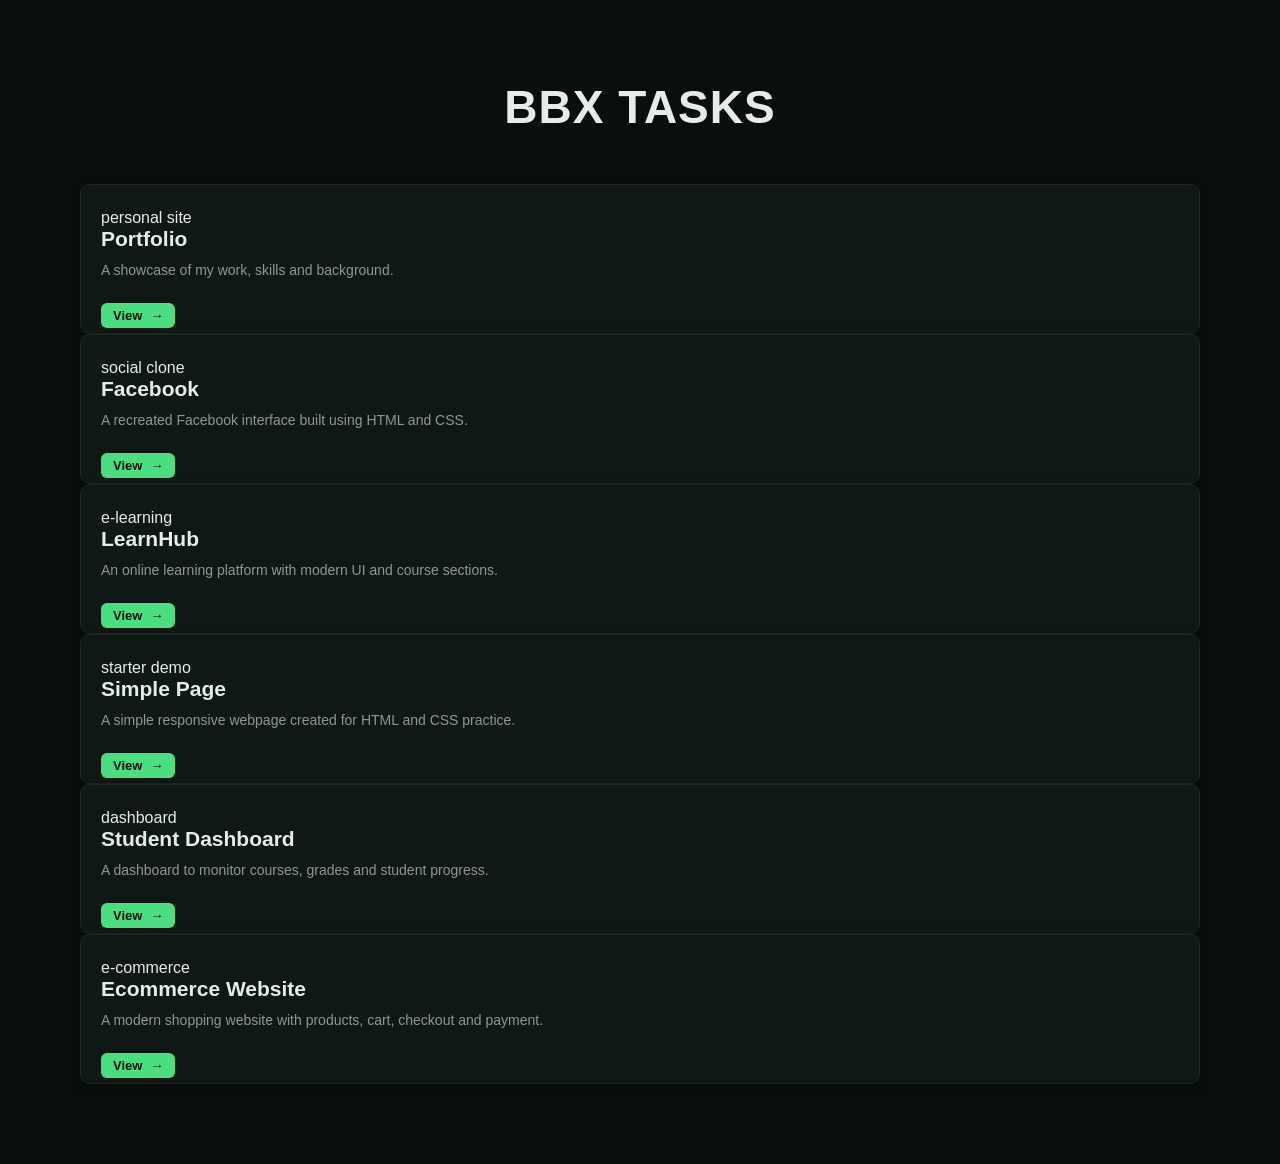
<file: index.html>
<!doctype html>
<html lang="en">

<head>
  <meta charset="UTF-8" />
  <meta name="viewport" content="width=device-width, initial-scale=1.0" />

  <title>BBX TASKS — Project Hub</title>

  <!-- Google Fonts -->
  <link rel="preconnect" href="https://fonts.googleapis.com" />
  <link rel="preconnect" href="https://fonts.gstatic.com" crossorigin />

  <link
    href="https://fonts.googleapis.com/css2?family=JetBrains+Mono:wght@400;500;600;700;800&family=Inter:wght@400;500&display=swap"
    rel="stylesheet" />

  <!-- CSS -->
  <link rel="stylesheet" href="assets/css/index.css" />
</head>

<body>

  <HEAD <div class="wrap">
    <header>
      <h1>BBX TASKS</h1>
    </header>

    <main class="grid" id="grid">
      <!-- Portfolio -->
      <article class="card" style="--i: 0">
        <div class="card-body">
          <span class="tag">personal site</span>

          <h2>Portfolio</h2>

          <p>A showcase of my work, skills and background.</p>

          <a class="btn" href="portfolio.html" data-ripple>
            View
            <span class="arrow">→</span>
          </a>
        </div>
      </article>

      <!-- Facebook -->
      <article class="card" style="--i: 1">
        <div class="card-body">
          <span class="tag">social clone</span>

          <h2>Facebook</h2>

          <p>A recreated Facebook interface built using HTML and CSS.</p>

          <a class="btn" href="facebook.html" data-ripple>
            View
            <span class="arrow">→</span>
          </a>
        </div>
      </article>

      <!-- LearnHub -->
      <article class="card" style="--i: 2">
        <div class="card-body">
          <span class="tag">e-learning</span>

          <h2>LearnHub</h2>

          <p>
            An online learning platform with modern UI and course sections.
          </p>

          <a class="btn" href="learnhub.html" data-ripple>
            View
            <span class="arrow">→</span>
          </a>
        </div>
      </article>

      <!-- Simple Page -->
      <article class="card" style="--i: 3">
        <div class="card-body">
          <span class="tag">starter demo</span>

          <h2>Simple Page</h2>

          <p>
            A simple responsive webpage created for HTML and CSS practice.
          </p>

          <a class="btn" href="simple-page.html" data-ripple>
            View
            <span class="arrow">→</span>
          </a>
        </div>
      </article>

      <!-- Student Dashboard -->
      <article class="card" style="--i: 4">
        <div class="card-body">
          <span class="tag">dashboard</span>

          <h2>Student Dashboard</h2>

          <p>A dashboard to monitor courses, grades and student progress.</p>

          <!-- Fixed Link -->
          <a class="btn" href="student-dashboard.html" data-ripple>
            View
            <span class="arrow">→</span>
          </a>
        </div>
      </article>

      <!-- Ecommerce Website -->
      <article class="card" style="--i: 5">
        <div class="card-body">
          <span class="tag">e-commerce</span>

          <h2>Ecommerce Website</h2>

          <p>
            A modern shopping website with products, cart, checkout and
            payment.
          </p>

          <a class="btn" href="ecommerce.html" data-ripple>
            View
            <span class="arrow">→</span>
          </a>
        </div>
      </article>
    </main>
    </div>
</file>
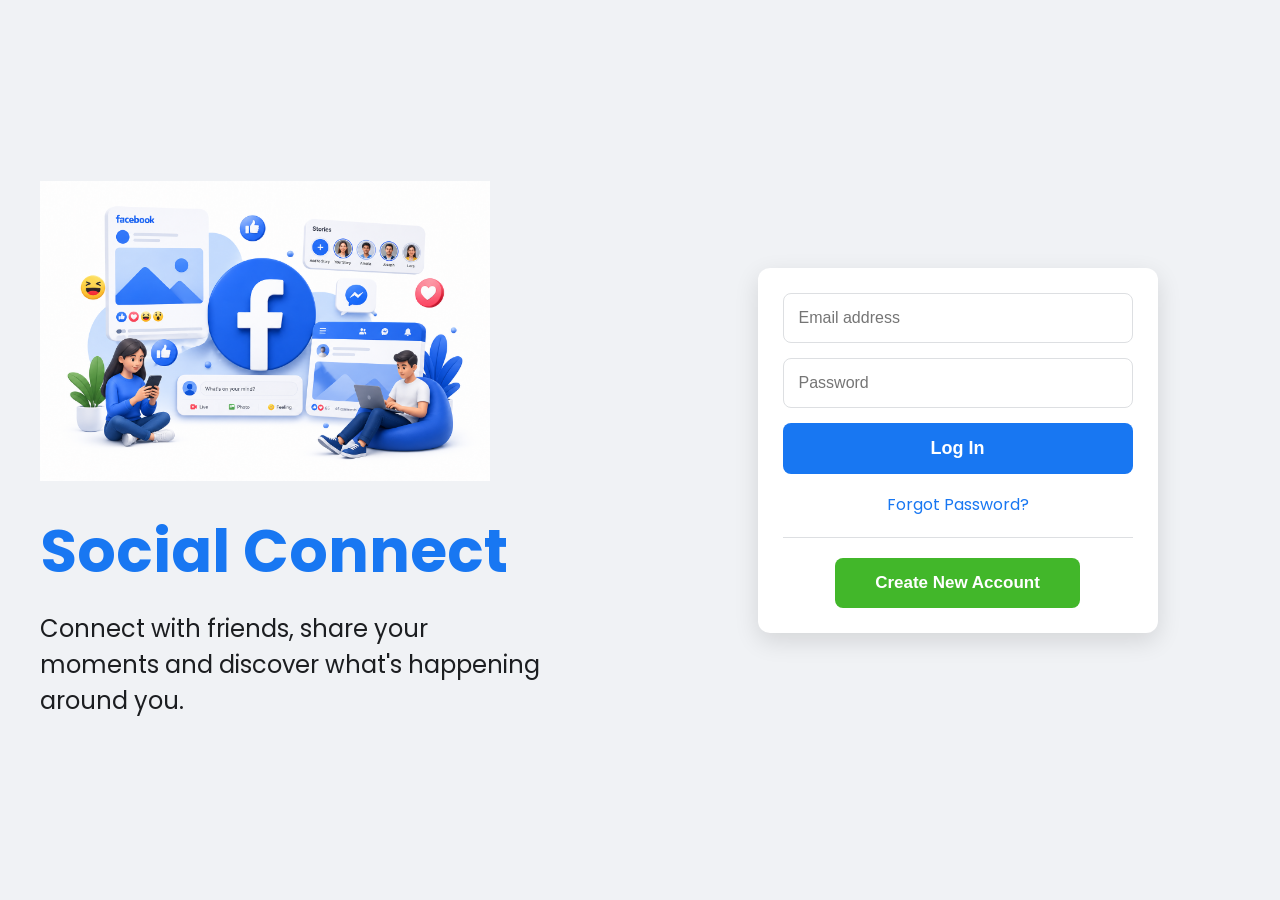
<file: Facebook.html>
<!DOCTYPE html>
<html lang="en">
  <head>
    <meta charset="UTF-8" />
    <meta name="viewport" content="width=device-width, initial-scale=1.0" />
    <title>Social Connect</title>
    <link rel="stylesheet"
    href="assets/css/facebook.css"
  <body>
    <div class="container">
      <div class="left">
        <img src="assets/images/facebook.png.png" alt="Social Illustration" />

        <h1>Social Connect</h1>

        <p>
          Connect with friends, share your moments and discover what's happening
          around you.
        </p>
      </div>

      <div class="right">
        <form class="login-box">
          <input type="email" placeholder="Email address" required />

          <input type="password" placeholder="Password" required />

          <button class="login-btn">Log In</button>

          <a href="#">Forgot Password?</a>

          <hr />

          <button type="button" class="create-btn">Create New Account</button>
        </form>
      </div>
    </div>
  </body>
</html>
</file>
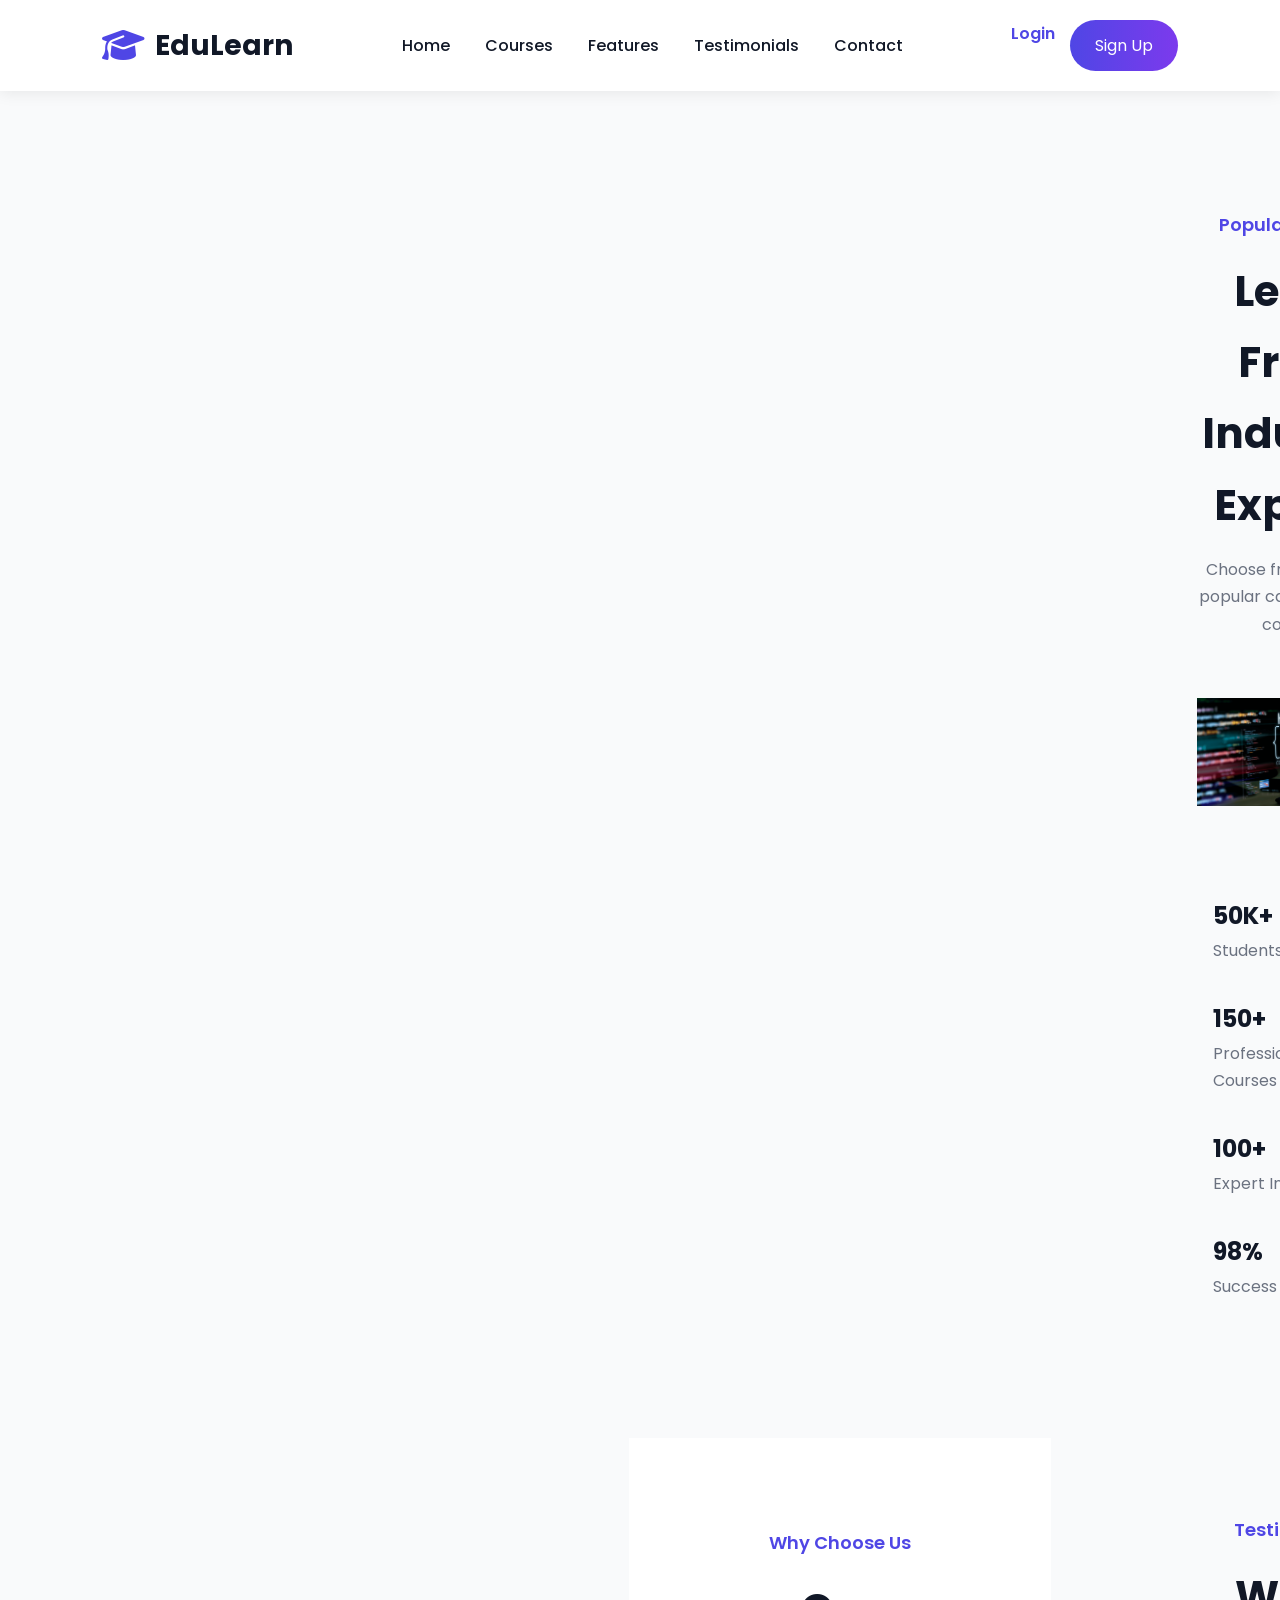
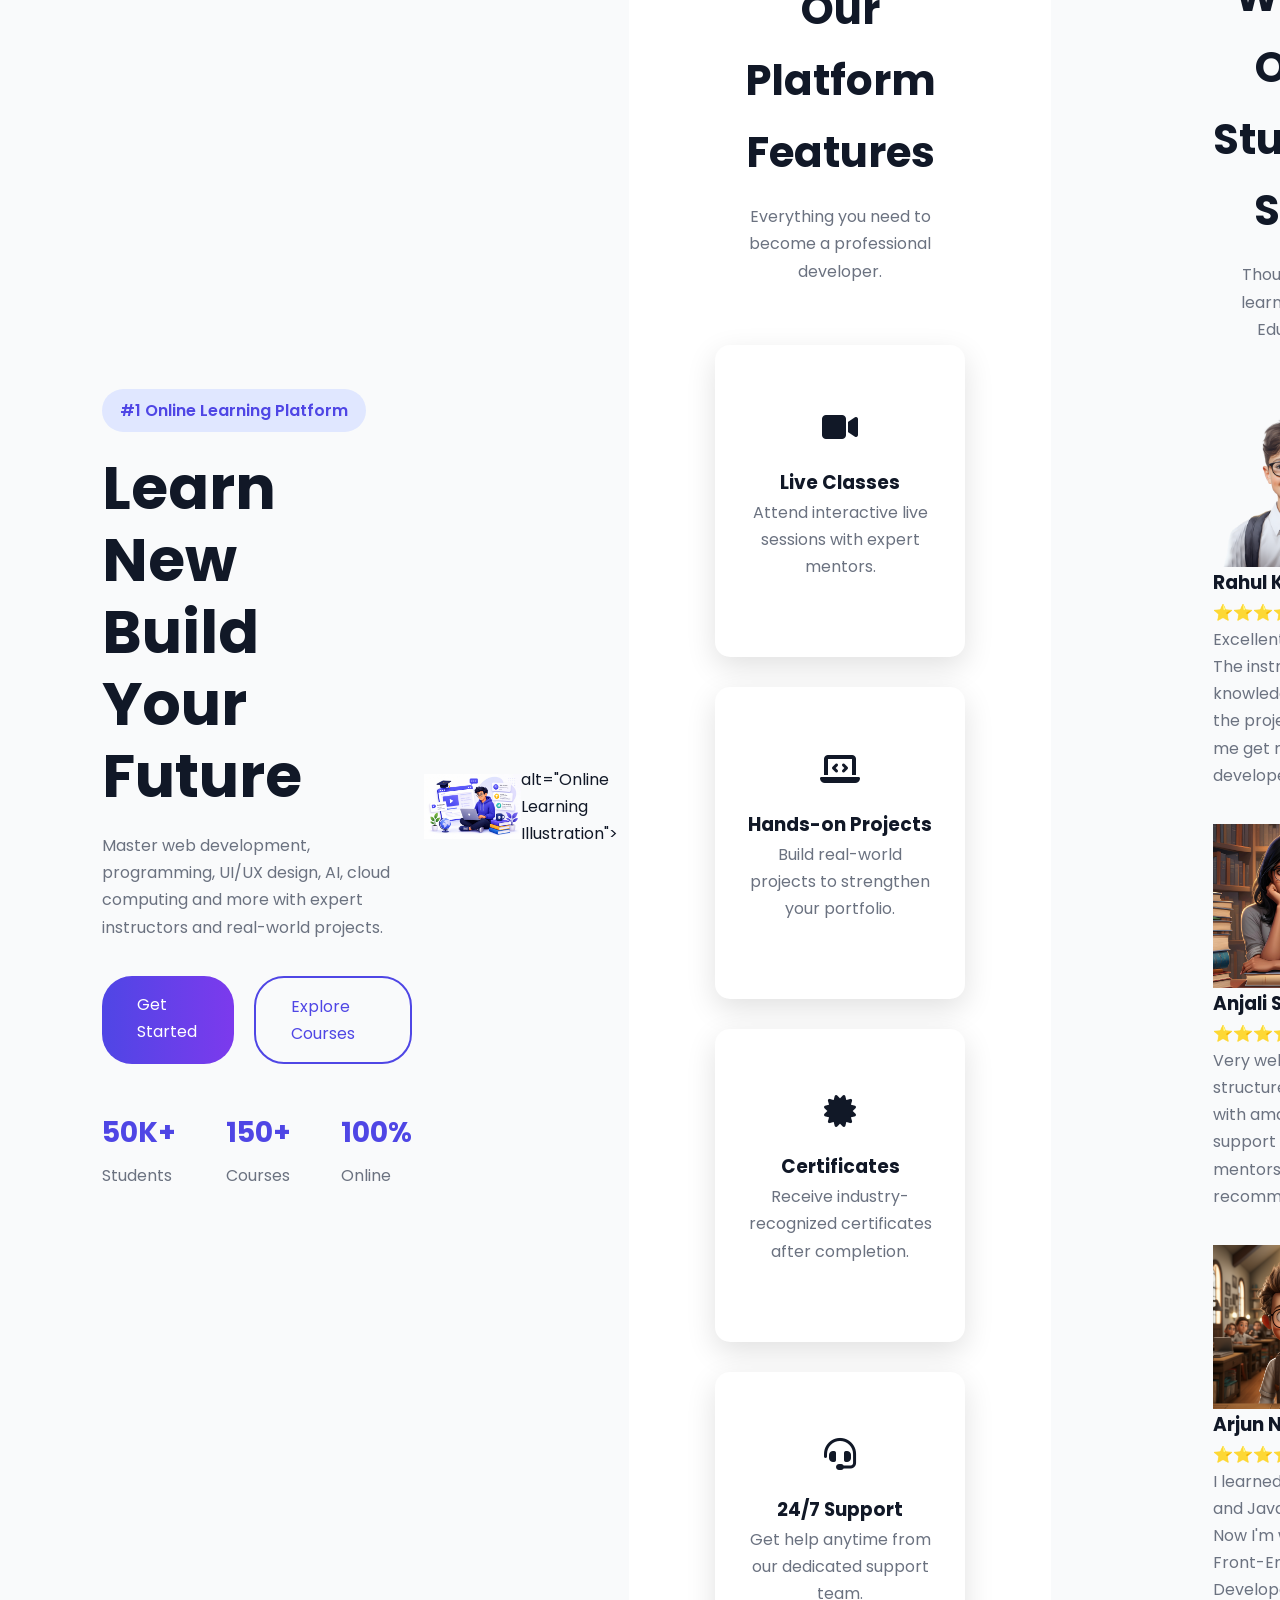
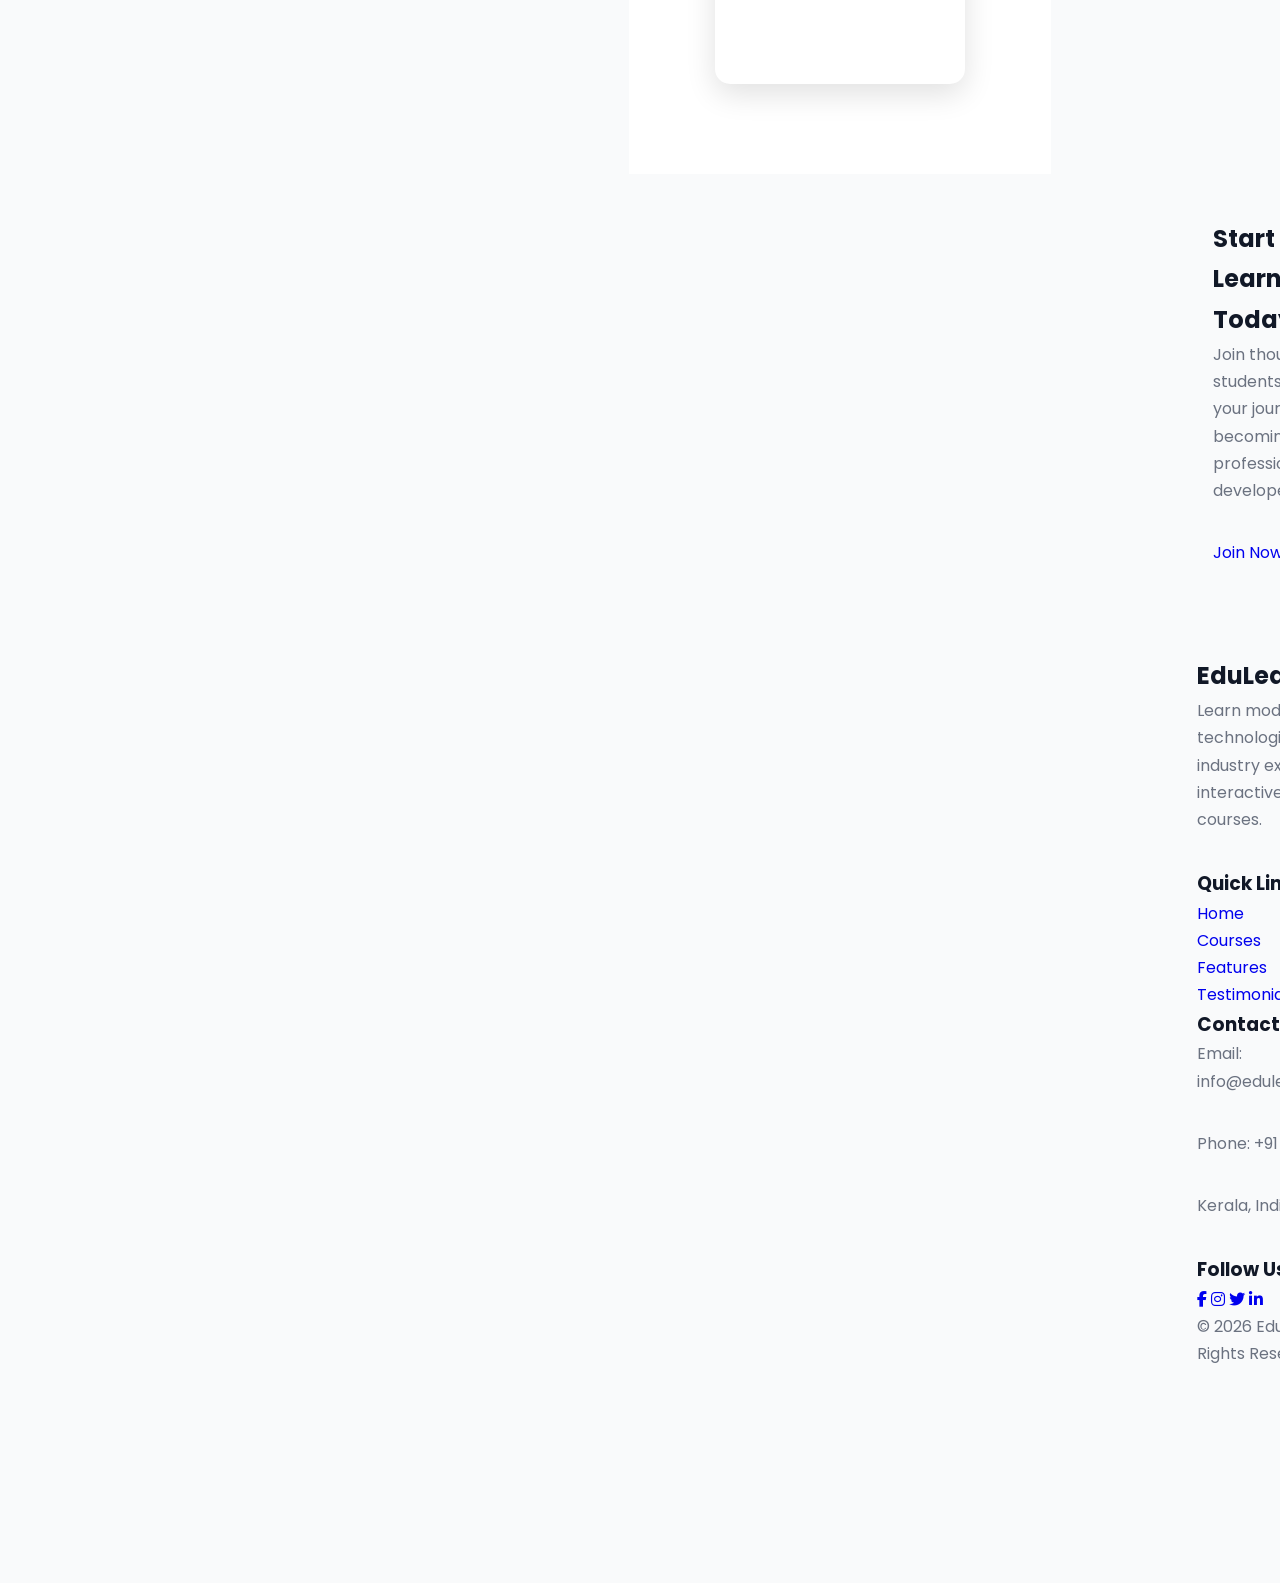
<file: learnhub.html>
<!DOCTYPE html>
<html lang="en">
<head>
    <meta charset="UTF-8">
    <meta name="viewport" content="width=device-width, initial-scale=1.0">

    <title>EduLearn - Online Learning Platform</title>

    <!-- Google Font -->
    <link rel="preconnect" href="https://fonts.googleapis.com">
    <link rel="preconnect" href="https://fonts.gstatic.com" crossorigin>

    <link href="https://fonts.googleapis.com/css2?family=Poppins:wght@300;400;500;600;700;800&display=swap" rel="stylesheet">

    <!-- Font Awesome -->
    <link rel="stylesheet"
    href="https://cdnjs.cloudflare.com/ajax/libs/font-awesome/6.6.0/css/all.min.css">

    <!-- CSS -->
    <link rel="stylesheet" href="assets/css/learnhub.css">
</head>

<body>

    <!-- =========================
            NAVIGATION
    ========================== -->

    <header>

        <nav class="navbar">

            <div class="logo">
                <i class="fa-solid fa-graduation-cap"></i>
                <h2>EduLearn</h2>
            </div>

            <ul class="nav-links">
                <li><a href="#">Home</a></li>
                <li><a href="#">Courses</a></li>
                <li><a href="#">Features</a></li>
                <li><a href="#">Testimonials</a></li>
                <li><a href="#">Contact</a></li>
            </ul>

            <div class="nav-buttons">
                <a href="#" class="login-btn">Login</a>
                <a href="#" class="signup-btn">Sign Up</a>
            </div>

        </nav>

    </header>

    <!-- =========================
            HERO SECTION
    ========================== -->

    <section class="hero">

        <div class="hero-content">

            <span class="hero-tag">
                #1 Online Learning Platform
            </span>

            <h1>
                Learn New
                <br>
                Build Your Future
            </h1>

            <p>
                Master web development, programming,
                UI/UX design, AI, cloud computing and more
                with expert instructors and real-world
                projects.
            </p>

            <div class="hero-buttons">

                <a href="#" class="primary-btn">
                    Get Started
                </a>

                <a href="#" class="secondary-btn">
                    Explore Courses
                </a>

            </div>

            <div class="hero-stats">

                <div class="stat">
                    <h3>50K+</h3>
                    <p>Students</p>
                </div>

                <div class="stat">
                    <h3>150+</h3>
                    <p>Courses</p>
                </div>

                <div class="stat">
                    <h3>100%</h3>
                    <p>Online</p>
                </div>

            </div>

        </div>

        <div class="hero-image">

            <img src="assets/images/learnhub-hero.png">
                 alt="Online Learning Illustration">

        </div>
        <!-- =========================
            FEATURES SECTION
    ========================== -->

    <section class="features" id="features">

        <div class="section-title">
            <span>Why Choose Us</span>
            <h2>Our Platform Features</h2>
            <p>
                Everything you need to become a professional developer.
            </p>
        </div>

        <div class="feature-container">

            <div class="feature-card">
                <i class="fa-solid fa-video"></i>
                <h3>Live Classes</h3>
                <p>
                    Attend interactive live sessions with expert mentors.
                </p>
            </div>

            <div class="feature-card">
                <i class="fa-solid fa-laptop-code"></i>
                <h3>Hands-on Projects</h3>
                <p>
                    Build real-world projects to strengthen your portfolio.
                </p>
            </div>

            <div class="feature-card">
                <i class="fa-solid fa-certificate"></i>
                <h3>Certificates</h3>
                <p>
                    Receive industry-recognized certificates after completion.
                </p>
            </div>

            <div class="feature-card">
                <i class="fa-solid fa-headset"></i>
                <h3>24/7 Support</h3>
                <p>
                    Get help anytime from our dedicated support team.
                </p>
            </div>

        </div>

    </section>

    <!-- =========================
            COURSES SECTION
    ========================== -->

    <section class="courses" id="courses">

        <div class="section-title">
            <span>Popular Courses</span>
            <h2>Learn From Industry Experts</h2>
            <p>
                Choose from our most popular career-focused courses.
            </p>
        </div>

        <div class="course-grid">

            <!-- Course 1 -->
            <div class="course-card">
                <img src="assets/images/learn-hub html.png" alt="HTML Course">

                <div class="course-content">
                    <!-- =========================
            STATISTICS SECTION
    ========================== -->

    <section class="statistics">

        <div class="stat-box">
            <h2>50K+</h2>
            <p>Students Enrolled</p>
        </div>

        <div class="stat-box">
            <h2>150+</h2>
            <p>Professional Courses</p>
        </div>

        <div class="stat-box">
            <h2>100+</h2>
            <p>Expert Instructors</p>
        </div>

        <div class="stat-box">
            <h2>98%</h2>
            <p>Success Rate</p>
        </div>

    </section>

    <!-- =========================
            TESTIMONIALS
    ========================== -->

    <section class="testimonials" id="testimonials">

        <div class="section-title">
            <span>Testimonials</span>
            <h2>What Our Students Say</h2>
            <p>Thousands of learners trust EduLearn.</p>
        </div>

        <div class="testimonial-container">

            <div class="testimonial-card">
                <img src="assets/images/learn-hub student.webp" alt="Student">

                <h3>Rahul Kumar</h3>

                <div class="stars">
                    ⭐⭐⭐⭐⭐
                </div>

                <p>
                    Excellent platform! The instructors are
                    knowledgeable and the projects helped me
                    get my first developer job.
                </p>

            </div>

            <div class="testimonial-card">
                <img src="assets/images/learn-hub student.jpg" alt="Student">

                <h3>Anjali Sharma</h3>

                <div class="stars">
                    ⭐⭐⭐⭐⭐
                </div>

                <p>
                    Very well-structured courses with amazing
                    support from mentors. Highly recommended.
                </p>

            </div>

            <div class="testimonial-card">
                <img src="assets/images/student-image.png" alt="Student">

                <h3>Arjun Nair</h3>

                <div class="stars">
                    ⭐⭐⭐⭐⭐
                </div>

                <p>
                    I learned HTML, CSS and JavaScript here.
                    Now I'm working as a Front-End Developer.
                </p>

            </div>

        </div>

    </section>

    <!-- =========================
            CALL TO ACTION
    ========================== -->

    <section class="cta">

        <h2>Start Learning Today</h2>

        <p>
            Join thousands of students and begin your journey
            toward becoming a professional developer.
        </p>

        <a href="#" class="cta-btn">
            Join Now
        </a>

    </section>

    <!-- =========================
            FOOTER
    ========================== -->

    <footer>

        <div class="footer-container">

            <div class="footer-box">

                <h2>EduLearn</h2>

                <p>
                    Learn modern technologies from industry experts
                    through interactive online courses.
                </p>

            </div>

            <div class="footer-box">

                <h3>Quick Links</h3>

                <ul>
                    <li><a href="#">Home</a></li>
                    <li><a href="#">Courses</a></li>
                    <li><a href="#">Features</a></li>
                    <li><a href="#">Testimonials</a></li>
                </ul>

            </div>

            <div class="footer-box">

                <h3>Contact</h3>

                <p>Email: info@edulearn.com</p>

                <p>Phone: +91 98765 43210</p>

                <p>Kerala, India</p>

            </div>

            <div class="footer-box">

                <h3>Follow Us</h3>

                <div class="social-icons">

                    <a href="#"><i class="fab fa-facebook-f"></i></a>

                    <a href="#"><i class="fab fa-instagram"></i></a>

                    <a href="#"><i class="fab fa-twitter"></i></a>

                    <a href="#"><i class="fab fa-linkedin-in"></i></a>

                </div>

            </div>

        </div>

        <div class="footer-bottom">

            <p>
                © 2026 EduLearn. All Rights Reserved.
            </p>

        </div>

    </footer>

</body>
</html>

    </section>
</file>
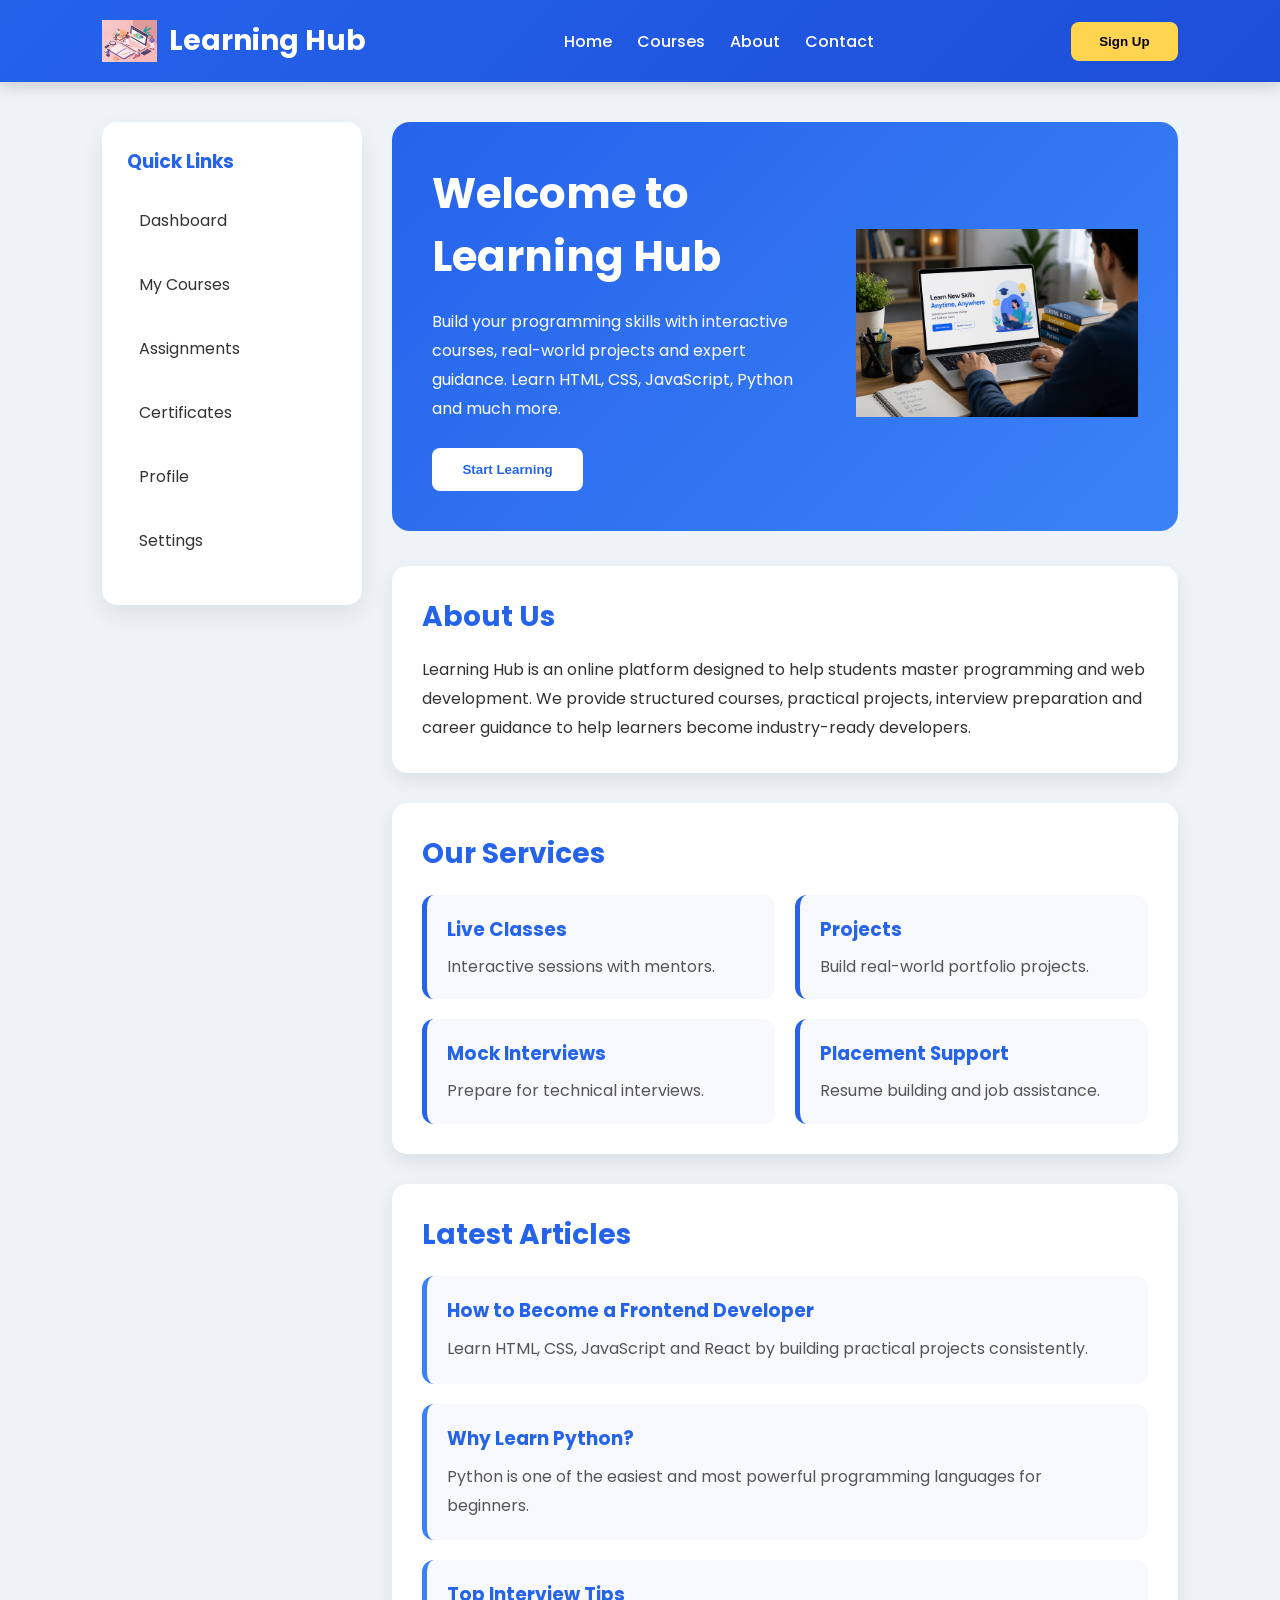
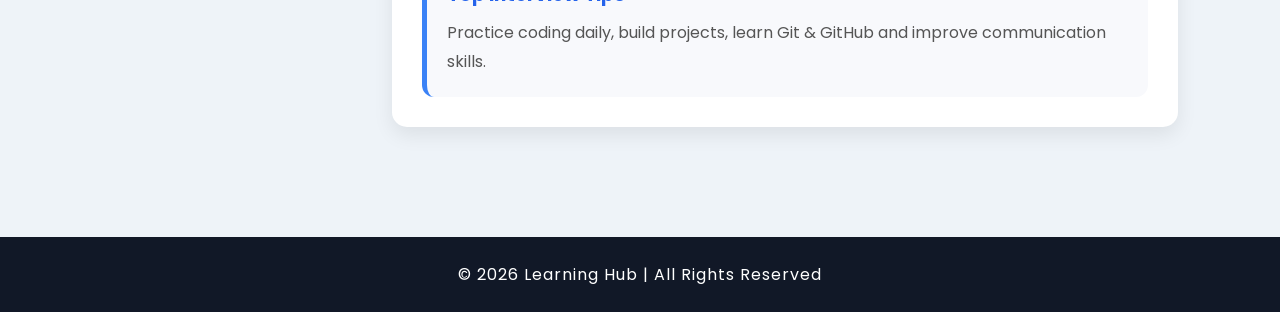
<file: simple-page.html>
<!doctype html>
<html lang="en">
  <head>
    <meta charset="UTF-8" />
    <meta name="viewport" content="width=device-width, initial-scale=1.0" />
    <title>Learning Hub</title>

    <!-- Google Font -->
    <link
      href="https://fonts.googleapis.com/css2?family=Poppins:wght@300;400;400;500;600;700&display=swap"
      rel="stylesheet"
    />

    <!-- CSS -->
    <link rel="stylesheet" href="assets/css/simple-page.css" />
  </head>

  <body>
    <!-- ================= HEADER ================= -->

    <header>
      <div class="logo">
        <img src="assets/images/learn-hub logo.png" alt="Logo" />

        <h2>Learning Hub</h2>
      </div>

      <nav>
        <ul>
          <li><a href="#">Home</a></li>

          <li><a href="#">Courses</a></li>

          <li><a href="#">About</a></li>

          <li><a href="#">Contact</a></li>
        </ul>
      </nav>

      <button class="signup-btn">Sign Up</button>
    </header>

    <!-- ================= MAIN ================= -->

    <div class="container">
      <!-- Sidebar -->

      <aside class="sidebar">
        <h3>Quick Links</h3>

        <ul>
          <li><a href="#">Dashboard</a></li>

          <li><a href="#">My Courses</a></li>

          <li><a href="#">Assignments</a></li>

          <li><a href="#">Certificates</a></li>

          <li><a href="#">Profile</a></li>

          <li><a href="#">Settings</a></li>
        </ul>
      </aside>

      <!-- Main Content -->

      <main class="content">
        <!-- HERO SECTION -->

        <section class="hero">
          <div class="hero-text">
            <h1>Welcome to Learning Hub</h1>

            <p>
              Build your programming skills with interactive courses, real-world
              projects and expert guidance. Learn HTML, CSS, JavaScript, Python
              and much more.
            </p>

            <button>Start Learning</button>
          </div>

          <div class="hero-image">
            <img src="assets/images/learn-hub.png" alt="Learning" />
          </div>
        </section>

        <!-- ABOUT -->

        <section class="card">
          <h2>About Us</h2>

          <p>
            Learning Hub is an online platform designed to help students master
            programming and web development. We provide structured courses,
            practical projects, interview preparation and career guidance to
            help learners become industry-ready developers.
          </p>
        </section>

        <!-- SERVICES -->

        <section class="card">
          <h2>Our Services</h2>

          <div class="services">
            <div class="service-box">
              <h3>Live Classes</h3>

              <p>Interactive sessions with mentors.</p>
            </div>

            <div class="service-box">
              <h3>Projects</h3>

              <p>Build real-world portfolio projects.</p>
            </div>

            <div class="service-box">
              <h3>Mock Interviews</h3>

              <p>Prepare for technical interviews.</p>
            </div>

            <div class="service-box">
              <h3>Placement Support</h3>

              <p>Resume building and job assistance.</p>
            </div>
          </div>
        </section>

        <!-- ARTICLES -->

        <section class="card">
          <h2>Latest Articles</h2>

          <article>
            <h3>How to Become a Frontend Developer</h3>

            <p>
              Learn HTML, CSS, JavaScript and React by building practical
              projects consistently.
            </p>
          </article>

          <article>
            <h3>Why Learn Python?</h3>

            <p>
              Python is one of the easiest and most powerful programming
              languages for beginners.
            </p>
          </article>

          <article>
            <h3>Top Interview Tips</h3>

            <p>
              Practice coding daily, build projects, learn Git & GitHub and
              improve communication skills.
            </p>
          </article>
        </section>
      </main>
    </div>

    <!-- FOOTER -->

    <footer>
      <p>© 2026 Learning Hub | All Rights Reserved</p>
    </footer>
  </body>
</html>
</file>
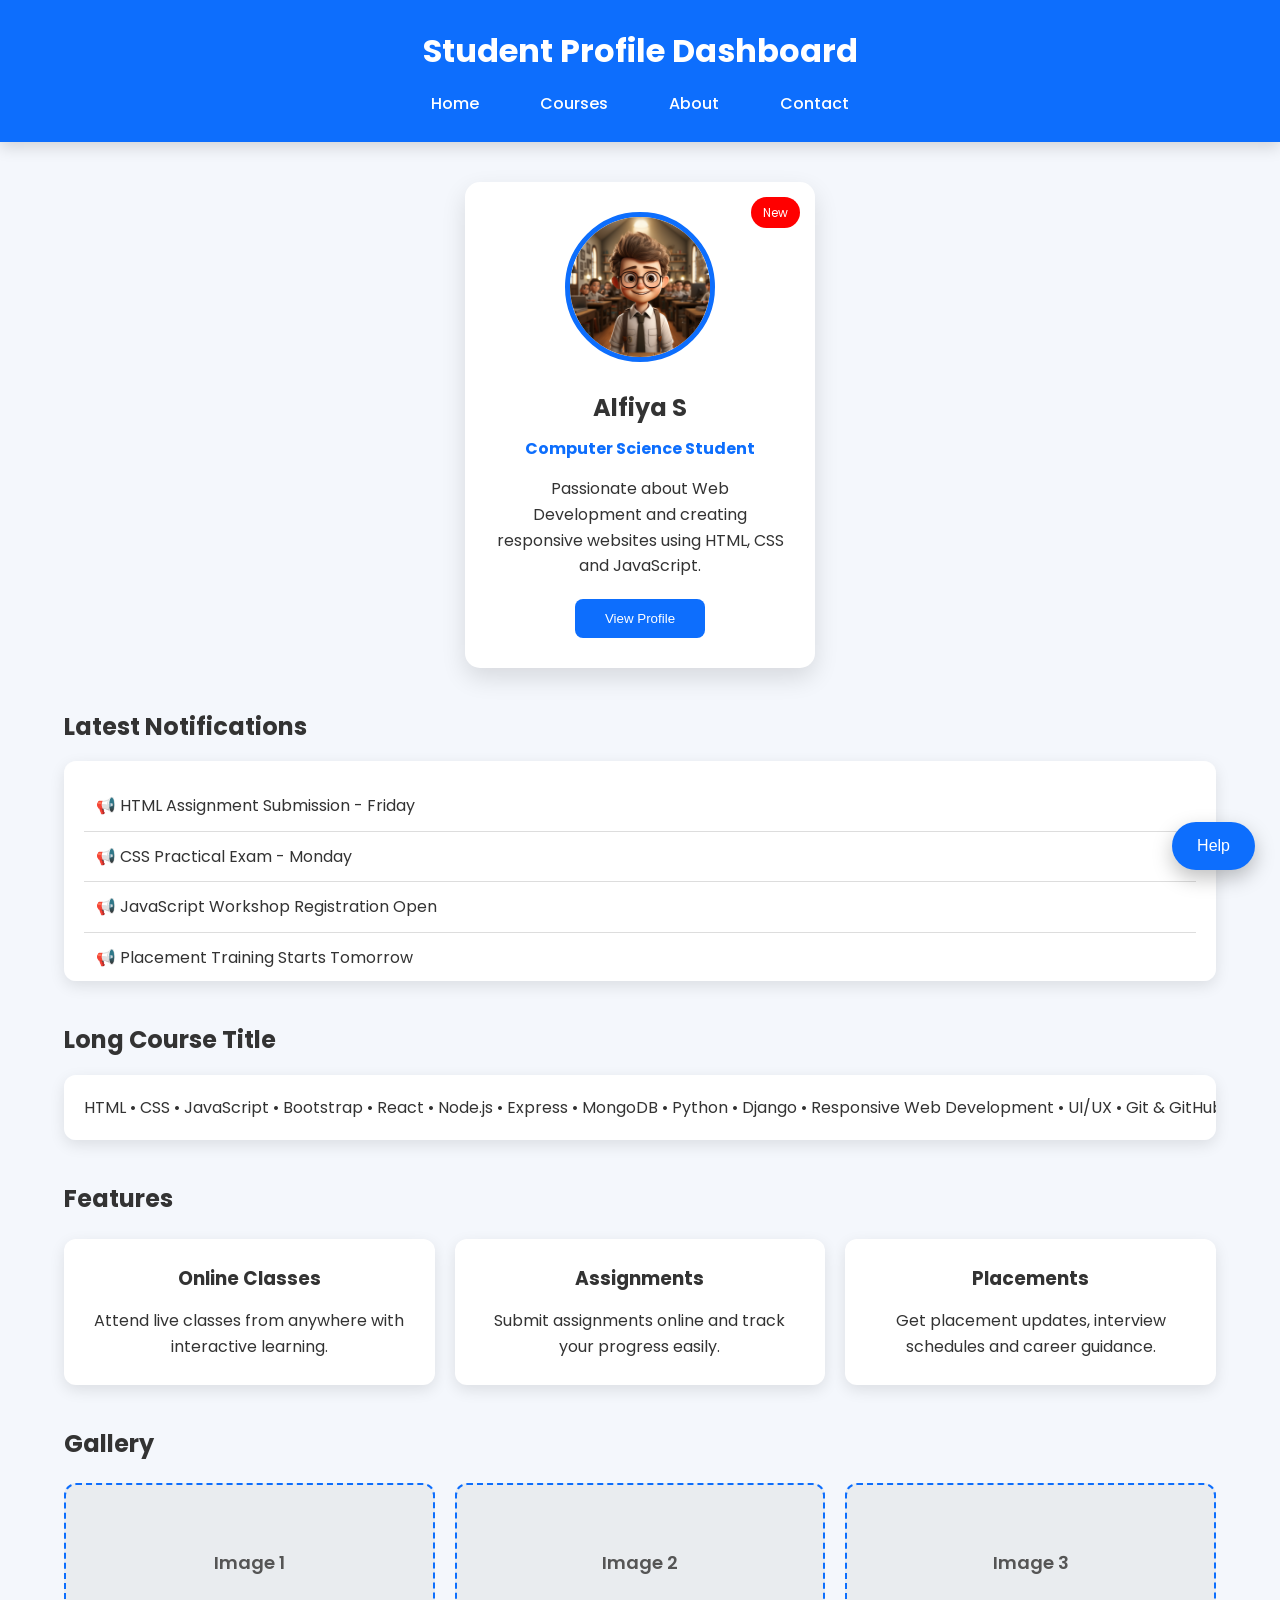
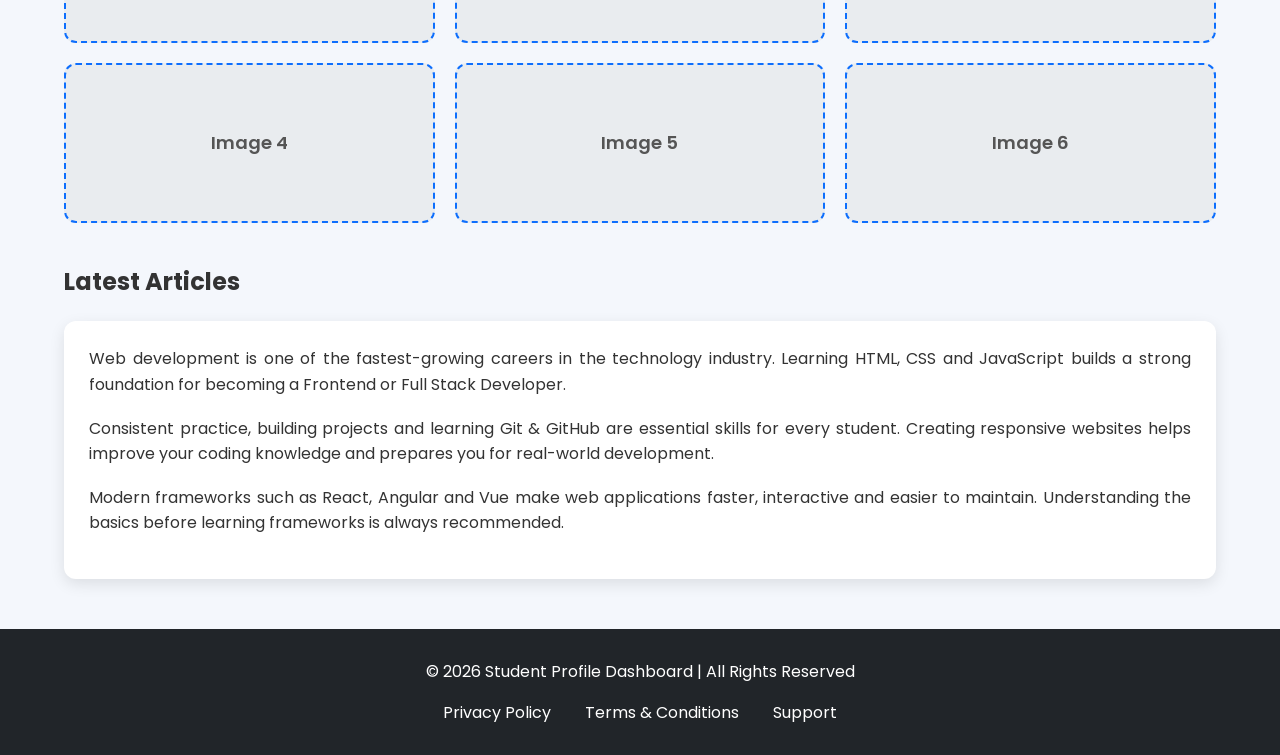
<file: student-dashboard.html>
<!doctype html>
<html lang="en">
  <head>
    <meta charset="UTF-8" />
    <meta name="viewport" content="width=device-width, initial-scale=1.0" />

    <title>Student Profile Dashboard</title>

    <!-- Google Font -->
    <link rel="preconnect" href="https://fonts.googleapis.com" />
    <link rel="preconnect" href="https://fonts.gstatic.com" crossorigin />

    <link
      href="https://fonts.googleapis.com/css2?family=Poppins:wght@300;400;500;600;700&display=swap"
      rel="stylesheet"
    />

    <!-- CSS -->
    <link rel="stylesheet" href="assets/css/student-dashboard.css" />
  </head>

  <body>
    <!-- ================= HEADER ================= -->

    <header>
      <h1>Student Profile Dashboard</h1>

      <nav>
        <ul>
          <li><a href="#">Home</a></li>
          <li><a href="#">Courses</a></li>
          <li><a href="#">About</a></li>
          <li><a href="#">Contact</a></li>
        </ul>
      </nav>
    </header>

    <!-- ================= MAIN ================= -->

    <main class="container">
      <!-- ================= PROFILE CARD ================= -->

      <section class="profile-section">
        <div class="profile-card">
          <span class="badge">New</span>

          <img src="assets/images/student-image.png" alt="Student" />

          <h2>Alfiya S</h2>

          <h4>Computer Science Student</h4>

          <p>
            Passionate about Web Development and creating responsive websites
            using HTML, CSS and JavaScript.
          </p>

          <button>View Profile</button>
        </div>
      </section>

      <!-- ================= NOTIFICATIONS ================= -->

      <section class="notification-section">
        <h2>Latest Notifications</h2>

        <div class="notification-box">
          <p>📢 HTML Assignment Submission - Friday</p>
          <p>📢 CSS Practical Exam - Monday</p>
          <p>📢 JavaScript Workshop Registration Open</p>
          <p>📢 Placement Training Starts Tomorrow</p>
          <p>📢 React Bootcamp Coming Soon</p>
          <p>📢 Internal Marks Published</p>
          <p>📢 Attendance Updated</p>
          <p>📢 New Coding Challenge Available</p>
          <p>📢 Hackathon Registration Open</p>
          <p>📢 Project Review Next Week</p>
        </div>
      </section>

      <!-- ================= COURSE ================= -->

      <section class="course-section">
        <h2>Long Course Title</h2>

        <div class="course-box">
          HTML • CSS • JavaScript • Bootstrap • React • Node.js • Express •
          MongoDB • Python • Django • Responsive Web Development • UI/UX • Git &
          GitHub • Portfolio Development
        </div>
      </section>

      <!-- ================= FEATURES ================= -->

      <section class="features-section">
        <h2>Features</h2>

        <div class="features-container">
          <div class="feature-card">
            <h3>Online Classes</h3>
            <p>Attend live classes from anywhere with interactive learning.</p>
          </div>

          <div class="feature-card">
            <h3>Assignments</h3>
            <p>Submit assignments online and track your progress easily.</p>
          </div>

          <div class="feature-card">
            <h3>Placements</h3>
            <p>
              Get placement updates, interview schedules and career guidance.
            </p>
          </div>
        </div>
      </section>

      <!-- ================= GALLERY ================= -->

      <section class="gallery-section">
        <h2>Gallery</h2>

        <div class="gallery-container">
          <div class="gallery-box">Image 1</div>
          <div class="gallery-box">Image 2</div>
          <div class="gallery-box">Image 3</div>
          <div class="gallery-box">Image 4</div>
          <div class="gallery-box">Image 5</div>
          <div class="gallery-box">Image 6</div>
        </div>
      </section>

      <!-- ================= ARTICLES ================= -->

      <section class="article-section">
        <h2>Latest Articles</h2>

        <div class="article-box">
          <p>
            Web development is one of the fastest-growing careers in the
            technology industry. Learning HTML, CSS and JavaScript builds a
            strong foundation for becoming a Frontend or Full Stack Developer.
          </p>

          <p>
            Consistent practice, building projects and learning Git & GitHub are
            essential skills for every student. Creating responsive websites
            helps improve your coding knowledge and prepares you for real-world
            development.
          </p>

          <p>
            Modern frameworks such as React, Angular and Vue make web
            applications faster, interactive and easier to maintain.
            Understanding the basics before learning frameworks is always
            recommended.
          </p>
        </div>
      </section>
    </main>

    <!-- ================= HELP BUTTON ================= -->

    <button class="help-btn">Help</button>

    <!-- ================= FOOTER ================= -->

    <footer>
      <p>© 2026 Student Profile Dashboard | All Rights Reserved</p>

      <div class="footer-links">
        <a href="#">Privacy Policy</a>
        <a href="#">Terms & Conditions</a>
        <a href="#">Support</a>
      </div>
    </footer>
  </body>
</html>
</file>
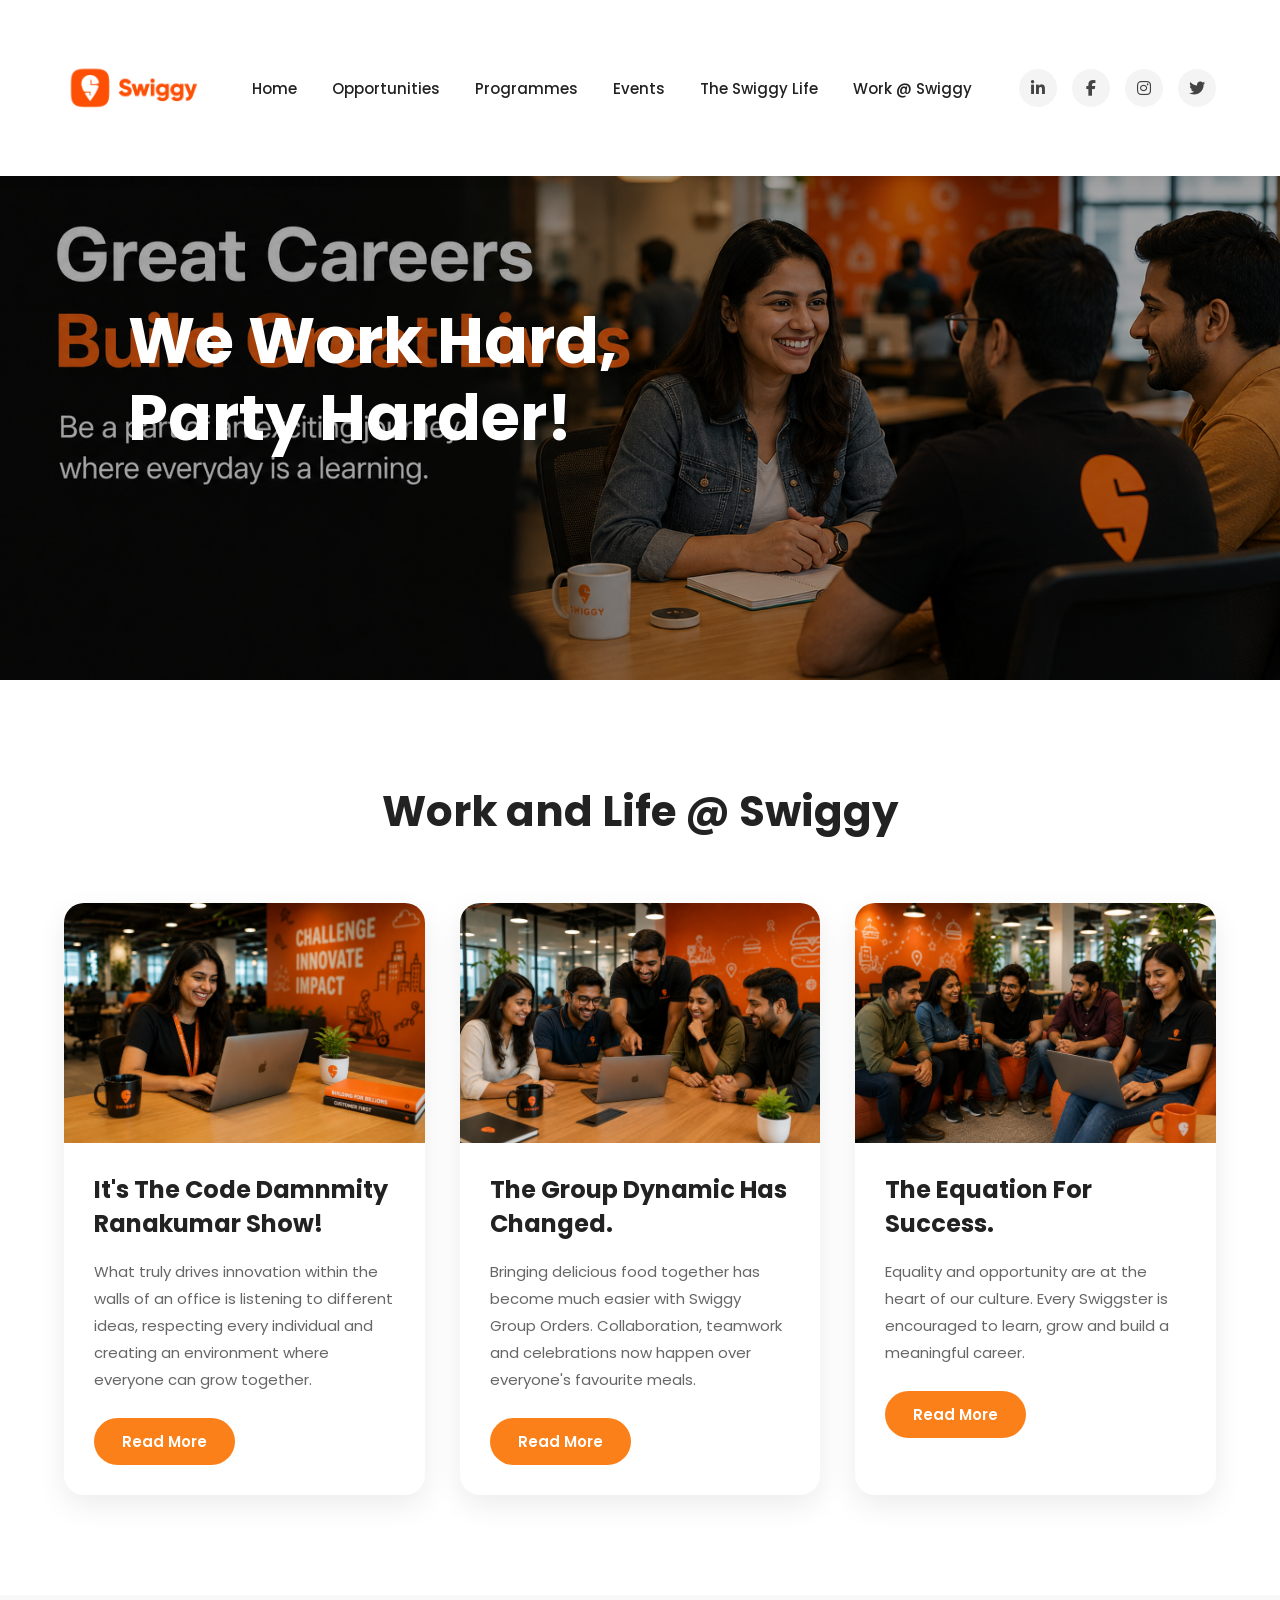
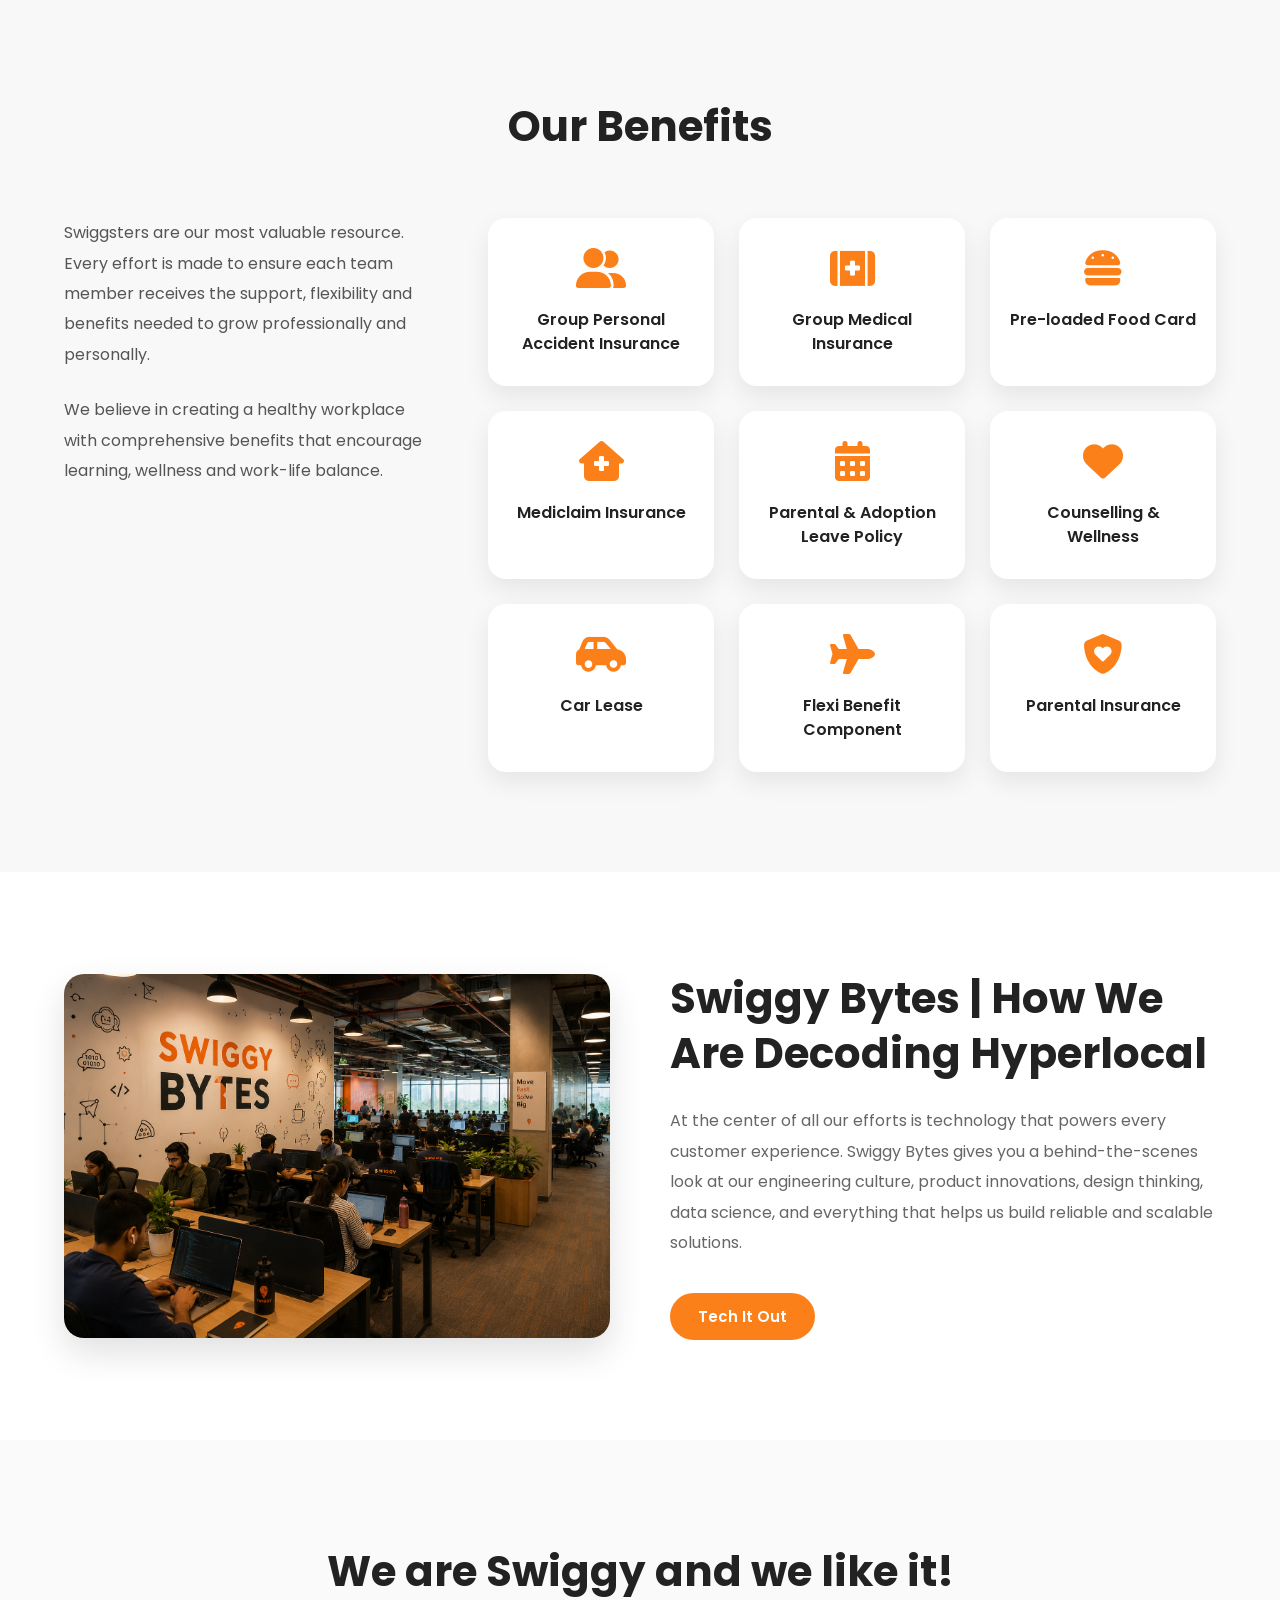
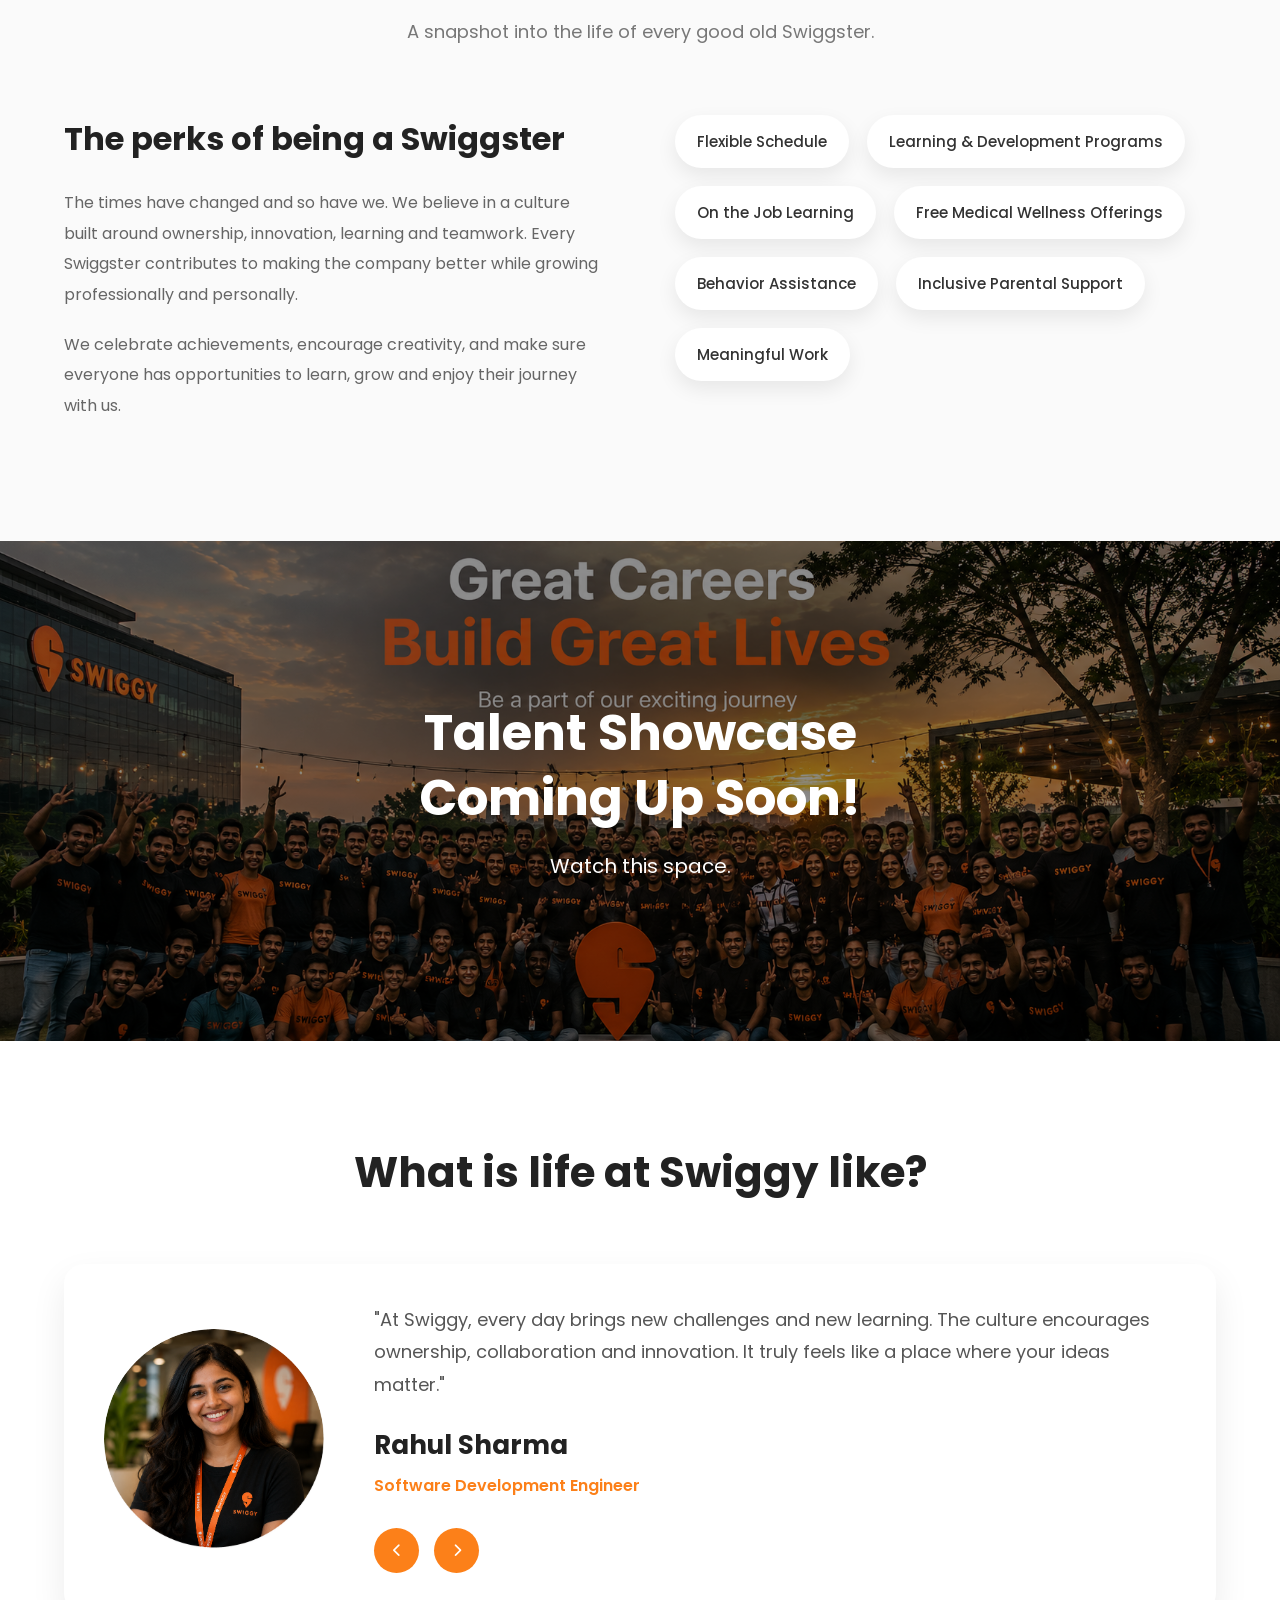
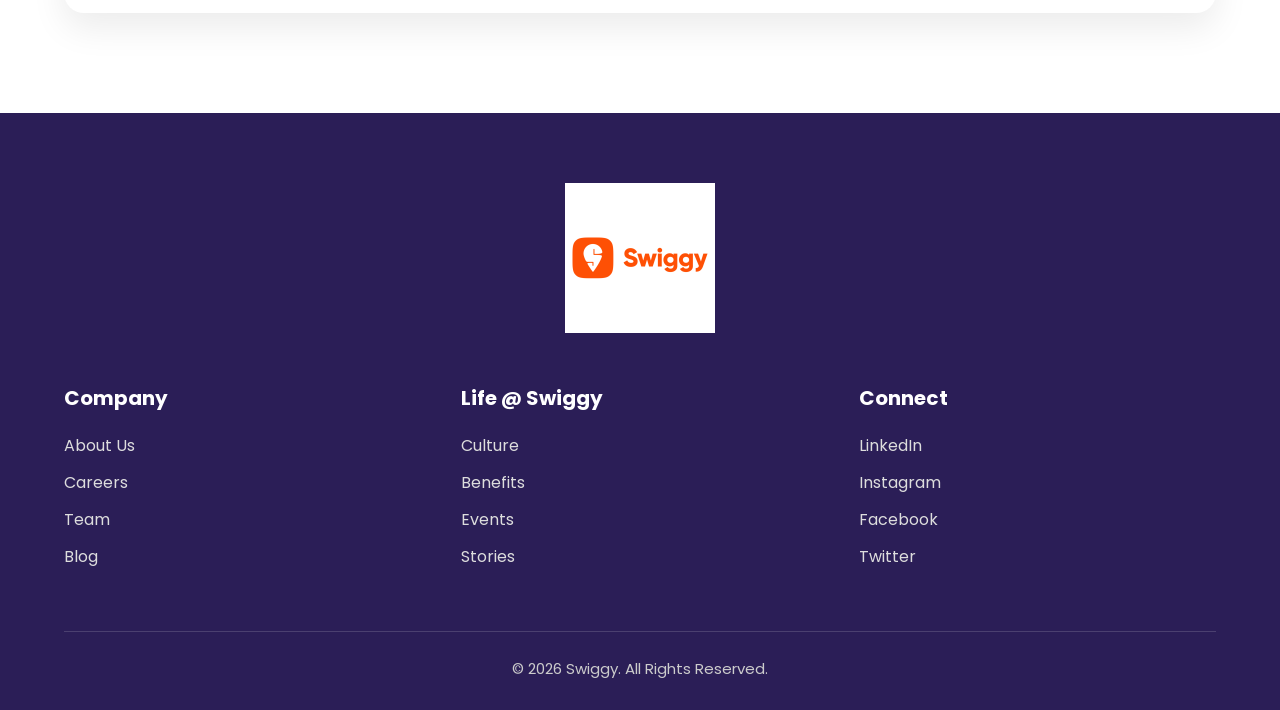
<file: swiggy-clonepage/swiggy.html/swiggy.html>
<!DOCTYPE html>
<html lang="en">

<head>
    <meta charset="UTF-8">
    <meta name="viewport" content="width=device-width, initial-scale=1.0">
    <title>Swiggy Careers - Work and Life</title>

    <!-- CSS -->
    <link rel="stylesheet" href="/swiggy-clonepage/assets-swiggy-clone/swiggy.css/swiggy.css">

    <!-- Google Font -->
    <link href="https://fonts.googleapis.com/css2?family=Poppins:wght@300;400;500;600;700&display=swap"
        rel="stylesheet">

    <!-- Font Awesome -->
    <link rel="stylesheet" href="https://cdnjs.cloudflare.com/ajax/libs/font-awesome/6.6.0/css/all.min.css">
</head>

<body>

    <!-- ================= HEADER ================= -->

    <header class="header">

        <div class="container">

            <div class="logo">
                <img src="/swiggy-clonepage/assets-swiggy-clone/swiggy.css/swiggy-images/swiggy logo.png"
                    alt="Swiggy Logo">
            </div>

            <nav class="navbar">

                <ul>

                    <li><a href="#">Home</a></li>

                    <li><a href="#">Opportunities</a></li>

                    <li><a href="#">Programmes</a></li>

                    <li><a href="#">Events</a></li>

                    <li><a href="#">The Swiggy Life</a></li>

                    <li><a href="#">Work @ Swiggy</a></li>

                </ul>

            </nav>

            <div class="social-icons">

                <a href="#"><i class="fab fa-linkedin-in"></i></a>

                <a href="#"><i class="fab fa-facebook-f"></i></a>

                <a href="#"><i class="fab fa-instagram"></i></a>

                <a href="#"><i class="fab fa-twitter"></i></a>

            </div>

        </div>

    </header>

    <!-- ================= HERO SECTION ================= -->

    <section class="hero">

        <img src="/swiggy-clonepage/assets-swiggy-clone/swiggy.css/swiggy-images/life-swiggy.png" alt="Hero Banner">

        <div class="hero-content">

            <h1>
                We Work Hard,<br>
                Party Harder!
            </h1>

        </div>

    </section>

    <!-- ================= WORK & LIFE SECTION ================= -->

    <section class="work-life">

        <div class="container">

            <h2>Work and Life @ Swiggy</h2>

            <div class="cards">
                <!-- Card 1 -->

                <div class="card">

                    <img src="/swiggy-clonepage/assets-swiggy-clone/swiggy.css/swiggy-images/llife-swiggy1.png"
                        alt="Work Culture">

                    <div class="card-content">

                        <h3>It's The Code Damnmity Ranakumar Show!</h3>

                        <p>
                            What truly drives innovation within the walls of an office is
                            listening to different ideas, respecting every individual and
                            creating an environment where everyone can grow together.
                        </p>

                        <a href="#" class="btn">Read More</a>

                    </div>

                </div>

                <!-- Card 2 -->

                <div class="card">

                    <img src="/swiggy-clonepage/assets-swiggy-clone/swiggy.css/swiggy-images/swiggy-life2.png"
                        alt="Group Orders">

                    <div class="card-content">

                        <h3>The Group Dynamic Has Changed.</h3>

                        <p>
                            Bringing delicious food together has become much easier with
                            Swiggy Group Orders. Collaboration, teamwork and celebrations
                            now happen over everyone's favourite meals.
                        </p>

                        <a href="#" class="btn">Read More</a>

                    </div>

                </div>

                <!-- Card 3 -->

                <div class="card">

                    <img src="/swiggy-clonepage/assets-swiggy-clone/swiggy.css/swiggy-images/swiggy-life3.png"
                        alt="Equality">

                    <div class="card-content">

                        <h3>The Equation For Success.</h3>

                        <p>
                            Equality and opportunity are at the heart of our culture.
                            Every Swiggster is encouraged to learn, grow and build a
                            meaningful career.
                        </p>

                        <a href="#" class="btn">Read More</a>

                    </div>

                </div>

            </div>

        </div>

    </section>

    <!-- ================= BENEFITS SECTION ================= -->

    <section class="benefits">

        <div class="container">

            <h2>Our Benefits</h2>

            <div class="benefits-wrapper">

                <!-- Left Content -->

                <div class="benefits-left">

                    <p>
                        Swiggsters are our most valuable resource. Every effort is made to
                        ensure each team member receives the support, flexibility and
                        benefits needed to grow professionally and personally.
                    </p>

                    <p>
                        We believe in creating a healthy workplace with comprehensive
                        benefits that encourage learning, wellness and work-life balance.
                    </p>

                </div>

                <!-- Right Content -->

                <div class="benefits-right">

                    <div class="benefit-item">
                        <i class="fa-solid fa-user-group"></i>
                        <h4>Group Personal Accident Insurance</h4>
                    </div>

                    <div class="benefit-item">
                        <i class="fa-solid fa-kit-medical"></i>
                        <h4>Group Medical Insurance</h4>
                    </div>

                    <div class="benefit-item">
                        <i class="fa-solid fa-burger"></i>
                        <h4>Pre-loaded Food Card</h4>
                    </div>

                    <div class="benefit-item">
                        <i class="fa-solid fa-house-medical"></i>
                        <h4>Mediclaim Insurance</h4>
                    </div>

                    <div class="benefit-item">
                        <i class="fa-solid fa-calendar-days"></i>
                        <h4>Parental & Adoption Leave Policy</h4>
                    </div>

                    <div class="benefit-item">
                        <i class="fa-solid fa-heart"></i>
                        <h4>Counselling & Wellness</h4>
                    </div>

                    <div class="benefit-item">
                        <i class="fa-solid fa-car-side"></i>
                        <h4>Car Lease</h4>
                    </div>

                    <div class="benefit-item">
                        <i class="fa-solid fa-plane"></i>
                        <h4>Flexi Benefit Component</h4>
                    </div>

                    <div class="benefit-item">
                        <i class="fa-solid fa-shield-heart"></i>
                        <h4>Parental Insurance</h4>
                    </div>

                </div>

            </div>

        </div>

    </section>

    <!-- ================= SWIGGY BYTES SECTION ================= -->

    <section class="swiggy-bytes">

        <div class="container">

            <div class="bytes-wrapper">

                <!-- Left Image -->

                <div class="bytes-image">

                    <img src="/swiggy-clonepage/assets-swiggy-clone/swiggy.css/swiggy-images/swiggy-llife4.png"
                        alt="Swiggy Bytes">

                </div>

                <!-- Right Content -->

                <div class="bytes-content">

                    <h2>Swiggy Bytes | How We Are Decoding Hyperlocal</h2>

                    <p>
                        At the center of all our efforts is technology that powers every
                        customer experience. Swiggy Bytes gives you a behind-the-scenes
                        look at our engineering culture, product innovations, design
                        thinking, data science, and everything that helps us build
                        reliable and scalable solutions.
                    </p>

                    <a href="#" class="btn">Tech It Out</a>

                </div>

            </div>

        </div>

    </section>

    <!-- ===================================== -->
    <!-- WE ARE SWIGGY SECTION -->
    <!-- ===================================== -->

    <section class="we-are-swiggy">

        <div class="container">

            <div class="section-title">

                <h2>We are Swiggy and we like it!</h2>

                <p>
                    A snapshot into the life of every good old Swiggster.
                </p>

            </div>

            <div class="swiggy-content">

                <!-- Left Side -->

                <div class="left-content">

                    <h3>The perks of being a Swiggster</h3>

                    <p>
                        The times have changed and so have we. We believe in a
                        culture built around ownership, innovation, learning and
                        teamwork. Every Swiggster contributes to making the company
                        better while growing professionally and personally.
                    </p>

                    <p>
                        We celebrate achievements, encourage creativity, and make
                        sure everyone has opportunities to learn, grow and enjoy
                        their journey with us.
                    </p>

                </div>

                <!-- Right Side -->

                <div class="right-content">

                    <span>Flexible Schedule</span>

                    <span>Learning & Development Programs</span>

                    <span>On the Job Learning</span>

                    <span>Free Medical Wellness Offerings</span>

                    <span>Behavior Assistance</span>

                    <span>Inclusive Parental Support</span>

                    <span>Meaningful Work</span>

                </div>

            </div>

        </div>

    </section>

    <!-- ===================================== -->
    <!-- TALENT SHOWCASE SECTION -->
    <!-- ===================================== -->

    <section class="talent-showcase">

        <img src="/swiggy-clonepage/assets-swiggy-clone/swiggy.css/swiggy-images/swiggy-lifr5.png"
            alt="Talent Showcase">

        <div class="overlay">

            <h2>Talent Showcase<br>Coming Up Soon!</h2>

            <p>Watch this space.</p>

        </div>

    </section>

    <!-- ===================================== -->
    <!-- TESTIMONIAL SECTION -->
    <!-- ===================================== -->

    <section class="testimonial">

        <div class="container">

            <h2>What is life at Swiggy like?</h2>

            <div class="testimonial-box">

                <!-- Employee Image -->

                <div class="testimonial-image">

                    <img src="/swiggy-clonepage/assets-swiggy-clone/swiggy.css/swiggy-images/swiggy-llife6.png"
                        alt="Employee">

                </div>

                <!-- Testimonial Content -->

                <div class="testimonial-content">

                    <p class="quote">
                        "At Swiggy, every day brings new challenges and new learning.
                        The culture encourages ownership, collaboration and innovation.
                        It truly feels like a place where your ideas matter."
                    </p>

                    <h3>Rahul Sharma</h3>

                    <span>Software Development Engineer</span>

                    <div class="testimonial-nav">

                        <button><i class="fa-solid fa-chevron-left"></i></button>

                        <button><i class="fa-solid fa-chevron-right"></i></button>

                    </div>

                </div>

            </div>

        </div>

    </section>

    <!-- ===================================== -->
    <!-- FOOTER -->
    <!-- ===================================== -->

    <footer class="footer">

        <div class="container">

            <!-- Footer Logo -->

            <div class="footer-logo">

                <img src="/swiggy-clonepage/assets-swiggy-clone/swiggy.css/swiggy-images/swiggy logo.png"
                    alt="Swiggy Logo">

            </div>

            <!-- Footer Links -->

            <div class="footer-links">

                <div>

                    <h4>Company</h4>

                    <ul>

                        <li><a href="#">About Us</a></li>

                        <li><a href="#">Careers</a></li>

                        <li><a href="#">Team</a></li>

                        <li><a href="#">Blog</a></li>

                    </ul>

                </div>

                <div>

                    <h4>Life @ Swiggy</h4>

                    <ul>

                        <li><a href="#">Culture</a></li>

                        <li><a href="#">Benefits</a></li>

                        <li><a href="#">Events</a></li>

                        <li><a href="#">Stories</a></li>

                    </ul>

                </div>

                <div>

                    <h4>Connect</h4>

                    <ul>

                        <li><a href="#">LinkedIn</a></li>

                        <li><a href="#">Instagram</a></li>

                        <li><a href="#">Facebook</a></li>

                        <li><a href="#">Twitter</a></li>

                    </ul>

                </div>

            </div>

            <!-- Footer Bottom -->

            <div class="footer-bottom">

                <p>
                    © 2026 Swiggy. All Rights Reserved.
                </p>

            </div>

        </div>

    </footer>

</body>

</html>
</file>
<file: assets/css/index.css>
* {
        margin: 0;
        padding: 0;
        box-sizing: border-box;
      }

      body {
        background-color: #0a0f0d;
        color: #e6ece8;
        font-family: Arial, sans-serif;
        overflow-x: hidden;
        padding: 80px;
      }

      header {
        margin-bottom: 50px;
        text-align: center;
      }

      h1 {
        font-size: 46px;
        font-weight: 800;
        color: #e6ece8;
        letter-spacing: 1px;
      }

      .card-flex {
        display: flex;
        align-items: center;
        justify-content: center;
        gap: 20px;
        flex-wrap: wrap;
      }

      .card {
        background-color: #101815;
        border: 1px solid #1c2a22;
        border-radius: 10px;
        overflow: hidden;
        width: 350px;
        height: 150px;
        box-shadow: 0 4px 12px rgba(0, 0, 0, 0.4);
        transition:
          transform 0.3s ease,
          border-color 0.3s ease,
          box-shadow 0.3s ease;
      }

      .card:hover {
        transform: translateY(-6px);
        border-color: #3a5a44;
        box-shadow: 0 10px 24px rgba(0, 0, 0, 0.5);
      }

      .card-body {
        padding: 24px 20px;
      }

      .card h2 {
        font-size: 21px;
        font-weight: 700;
        color: #e6ece8;
        margin-bottom: 8px;
      }

      .card p {
        font-size: 14px;
        color: #8a9a91;
        line-height: 1.6;
        margin-bottom: 22px;
      }

      .btn {
        display: inline-flex;
        align-items: center;
        gap: 8px;
        font-size: 13px;
        font-weight: bold;
        color: #0a0f0d;
        background-color: #4ade80;
        border: none;
        padding: 5px 12px;
        border-radius: 6px;
        text-decoration: none;
        cursor: pointer;
        transition:
          background-color 0.3s ease,
          transform 0.2s ease;
      }

      .btn:hover {
        background-color: #63eb98;
        transform: translateY(-2px);
      }

      .btn:active {
        transform: scale(0.96);
      }

      .btn:hover .arrow {
        transform: translateX(4px);
      }

      @media (max-width: 1024px) {
        .wrap {
          max-width: 700px;
        }
      }

      @media (max-width: 768px) {
        body {
          padding: 40px 16px;
        }

<<<<<<< HEAD
.card:nth-child(5),
.card:nth-child(6) {
  grid-column: span 1;
  max-width: 100%;
  margin: 0;
}
}

.card:before {
  content: "";
  position: absolute;
  inset: 0;
  background: radial-gradient(
    320px circle at var(--mx, 50%) var(--my, 0%),
    var(--green-glow),
    transparent 70%
  );
  opacity: 0;
  transition: opacity 0.4s ease;
  pointer-events: none;
}
=======
        h1 {
          font-size: 32px;
        }

        .card {
          width: 100%;
        }
>>>>>>> ff9c4ef9b210c9567aa14e2daeded999efc3b594

        .card-body {
          padding: 20px 18px;
        }
      }
</file>
<file: assets/css/facebook.css>
@import url("https://fonts.googleapis.com/css2?family=Poppins:wght@300;400;500;600;700&display=swap");

* {
  margin: 0;
  padding: 0;
  box-sizing: border-box;
}

body {
  font-family: "Poppins", sans-serif;
  background: #f0f2f5;
  min-height: 100vh;
  display: flex;
  justify-content: center;
  align-items: center;
  padding: 20px;
}

.container {
  width: 100%;
  max-width: 1200px;
  display: flex;
  justify-content: space-between;
  align-items: center;
  gap: 70px;
}

.left {
  flex: 1;
}

.left img {
  width: 100%;
  max-width: 450px;
  display: block;
  margin-bottom: 25px;
}

.left h1 {
  color: #1877f2;
  font-size: 60px;
  font-weight: 700;
  margin-bottom: 15px;
}

.left p {
  font-size: 24px;
  color: #1c1e21;
  line-height: 1.5;
  max-width: 500px;
}

.right {
  flex: 1;
  display: flex;
  justify-content: center;
}

.login-box {
  width: 100%;
  max-width: 400px;
  background: #fff;
  padding: 25px;
  border-radius: 12px;
  box-shadow: 0 8px 25px rgba(0, 0, 0, 0.12);
}

.login-box input {
  width: 100%;
  padding: 15px;
  border: 1px solid #dddfe2;
  border-radius: 8px;
  margin-bottom: 15px;
  font-size: 16px;
  outline: none;
  transition: 0.3s;
}

.login-box input:focus {
  border-color: #1877f2;
  box-shadow: 0 0 0 3px rgba(24, 119, 242, 0.15);
}

.login-btn {
  width: 100%;
  padding: 15px;
  background: #1877f2;
  color: #fff;
  border: none;
  border-radius: 8px;
  font-size: 18px;
  font-weight: 600;
  cursor: pointer;
  transition: 0.3s;
}

.login-btn:hover {
  background: #166fe5;
}

.login-box a {
  display: block;
  text-align: center;
  text-decoration: none;
  color: #1877f2;
  margin: 18px 0;
}

.login-box a:hover {
  text-decoration: underline;
}

.login-box hr {
  border: none;
  border-top: 1px solid #dddfe2;
  margin: 20px 0;
}

.create-btn {
  display: block;
  width: 70%;
  margin: auto;
  padding: 15px;
  background: #42b72a;
  color: #fff;
  border: none;
  border-radius: 8px;
  font-size: 17px;
  font-weight: 600;
  cursor: pointer;
  transition: 0.3s;
}

.create-btn:hover {
  background: #36a420;
}

@media (max-width: 900px) {
  .container {
    flex-direction: column;
    text-align: center;
  }

  .left img {
    margin: auto;
    margin-bottom: 20px;
  }

  .left h1 {
    font-size: 48px;
  }

  .left p {
    font-size: 20px;
    margin: auto;
  }

  .create-btn {
    width: 100%;
  }
}

@media (max-width: 500px) {
  .left h1 {
    font-size: 38px;
  }

  .left p {
    font-size: 18px;
  }

  .login-box {
    padding: 20px;
  }
}
</file>
<file: assets/css/learnhub.css>
/*==============================
 GOOGLE FONT
===============================*/
@import url('https://fonts.googleapis.com/css2?family=Poppins:wght@300;400;500;600;700;800&display=swap');

/*==============================
 CSS VARIABLES
===============================*/
:root{
    --primary:#4F46E5;
    --secondary:#7C3AED;
    --accent:#06B6D4;

    --dark:#111827;
    --light:#F9FAFB;
    --white:#ffffff;
    --gray:#6B7280;

    --shadow:0 10px 30px rgba(0,0,0,.12);

    --radius:15px;

    --transition:.4s ease;
}

/*==============================
 RESET
===============================*/

*{
    margin:0;
    padding:0;
    box-sizing:border-box;
}

html{
    scroll-behavior:smooth;
}

body{
    font-family:'Poppins',sans-serif;
    background:var(--light);
    color:var(--dark);
    line-height:1.7;
}

img{
    width:100%;
    display:block;
}

a{
    text-decoration:none;
}

ul{
    list-style:none;
}

section{
    padding:90px 8%;
}

/*==============================
 NAVBAR
===============================*/

header{
    width:100%;
    position:fixed;
    top:0;
    left:0;
    background:#fff;
    box-shadow:0 2px 15px rgba(0,0,0,.08);
    z-index:1000;
}

.navbar{
    display:flex;
    justify-content:space-between;
    align-items:center;
    padding:20px 8%;
}

.logo{
    display:flex;
    align-items:center;
    gap:10px;
}

.logo i{
    font-size:34px;
    color:var(--primary);
}

.logo h2{
    font-size:28px;
}

.nav-links{
    display:flex;
    gap:35px;
}

.nav-links a{
    color:var(--dark);
    font-weight:500;
    transition:var(--transition);
}

.nav-links a:hover{
    color:var(--primary);
}

.nav-buttons{
    display:flex;
    gap:15px;
}

.login-btn{
    color:var(--primary);
    font-weight:600;
}

.signup-btn{
    background:linear-gradient(90deg,var(--primary),var(--secondary));
    color:#fff;
    padding:12px 25px;
    border-radius:30px;
    transition:var(--transition);
}

.signup-btn:hover{
    transform:translateY(-4px);
}

/*==============================
 HERO SECTION
===============================*/

.hero{
    min-height:100vh;
    display:flex;
    justify-content:space-between;
    align-items:center;
    gap:60px;
    padding-top:120px;
}
.hero-image{
    flex: 1;
    display: flex;
    justify-content: center;
    align-items: center;
}
.hero-image{
    width: 100%;
    max-width: 650px;
    height: auto;
    object-fit: contain;
    aspect-ratio: 1 / 1;
    border-radius: 20px;
    transition: all 0.4 ease;
}
.hero-image img:hover{
            transform: scale(1.05);
}

===========/*responsive*/==========

@media (max-width:992px){
    .hero-image{
        margin-top: 40px;
        .hero-image img{
            max-width: 500px;
        }
    }
}

.hero-content{
    flex:1;
}

.hero-tag{
    display:inline-block;
    background:#E0E7FF;
    color:var(--primary);
    padding:8px 18px;
    border-radius:30px;
    font-weight:600;
    margin-bottom:20px;
}

.hero h1{
    font-size:60px;
    line-height:1.2;
    margin-bottom:20px;
}

.hero p{
    color:var(--gray);
    margin-bottom:35px;
    max-width:550px;
}

.hero-buttons{
    display:flex;
    gap:20px;
    margin-bottom:45px;
}

.primary-btn{
    background:linear-gradient(90deg,var(--primary),var(--secondary));
    color:#fff;
    padding:15px 35px;
    border-radius:30px;
    transition:var(--transition);
}

.secondary-btn{
    border:2px solid var(--primary);
    color:var(--primary);
    padding:15px 35px;
    border-radius:30px;
    transition:var(--transition);
}

.primary-btn:hover,
.secondary-btn:hover{
    transform:translateY(-5px);
}

.hero-stats{
    display:flex;
    gap:50px;
}

.stat h3{
    color:var(--primary);
    font-size:28px;
}

.stat p{
    margin-top:5px;
    color:var(--gray);
}

.hero-image{
    flex:1;
}

.hero-image img{
    max-width:620px;
    margin:auto;
}
/*==============================
 SECTION TITLE
===============================*/

.section-title{
    text-align:center;
    margin-bottom:60px;
}

.section-title span{
    color:var(--primary);
    font-size:18px;
    font-weight:600;
}

.section-title h2{
    font-size:42px;
    margin:15px 0;
}

.section-title p{
    color:var(--gray);
    max-width:650px;
    margin:auto;
}

/*==============================
 FEATURES
===============================*/

.features{
    background:#fff;
}

.feature-container{
    display:grid;
    grid-template-columns:repeat(auto-fit,minmax(250px,1fr));
    gap:30px;
}

.feature-card{
    background:#fff;
    border-radius:var(--radius);
    padding:40px 30px;
    text-align:center;
    box-shadow:var(--shadow);
    transition:var(--transition);
    border:2px solid transparent;
}

.feature-card:hover{
    transform:translateY(-10px);
    border-color:var(--primary);
}

.feature-card i{
    width:80px;
    height:80px;
    line-height:80px;
    font-size:32px;
    border-radius:50%;
    background:linear-gradient(135deg,var(--primary
}
/*==============================
 SECTION TITLE
===============================*/

.section-title{
    text-align:center;
    margin-bottom:60px;
}

.section-title span{
    color:var(--primary);
    font-size:18px;
    font-weight:600;
}

.section-title h2{
    font-size:42px;
    margin:15px 0;
}

.section-title p{
    color:var(--gray);
    max-width:650px;
    margin:auto;
}

/*==============================
 FEATURES
===============================*/

.features{
    background:#fff;
}

.feature-container{
    display:grid;
    grid-template-columns:repeat(auto-fit,minmax(250px,1fr));
    gap:30px;
}

.feature-card{
    background:#fff;
    border-radius:var(--radius);
    padding:40px 30px;
    text-align:center;
    box-shadow:var(--shadow);
    transition:var(--transition);
    border:2px solid transparent;
}

.feature-card:hover{
    transform:translateY(-10px);
    border-color:var(--primary);
}

.feature-card i{
    width:80px;
    height:80px;
    line-height:80px;
    font-size:32px;
    border-radius:50%;
    background:linear-gradient(135deg,var(--primary
</file>
<file: assets/css/simple-page.css>
* {
  margin: 0;
  padding: 0;
  box-sizing: border-box;
}
/* ===========================
   RESET
=========================== */

* {
  margin: 0;
  padding: 0;
  box-sizing: border-box;
}

body {
  font-family: "Poppins", sans-serif;
  background: #eef3f8;
  color: #333;
}

/* ===========================
   HEADER
=========================== */

header {
  display: flex;
  justify-content: space-between;
  align-items: center;
  padding: 20px 8%;
  background: linear-gradient(135deg, #2563eb, #1d4ed8);
  color: white;
  box-shadow: 0 5px 15px rgba(0, 0, 0, 0.15);
}

.logo {
  display: flex;
  align-items: center;
  gap: 12px;
}

.logo img {
  width: 55px;
}

.logo h2 {
  font-size: 28px;
}

nav ul {
  display: flex;
  list-style: none;
  gap: 25px;
}

nav ul li a {
  color: white;
  text-decoration: none;
  font-weight: 500;
  transition: 0.3s;
}

nav ul li a:hover {
  color: #ffd54f;
}

.signup-btn {
  background: #ffd54f;
  border: none;
  padding: 12px 28px;
  border-radius: 8px;
  cursor: pointer;
  font-weight: 600;
  transition: 0.3s;
}

.signup-btn:hover {
  transform: translateY(-3px);
  background: white;
}

/* ===========================
   MAIN LAYOUT
=========================== */

.container {
  display: grid;
  grid-template-columns: 260px 1fr;
  gap: 30px;
  padding: 40px 8%;
}

/* ===========================
   SIDEBAR
=========================== */

.sidebar {
  background: white;
  border-radius: 15px;
  padding: 25px;
  height: fit-content;
  box-shadow: 0 10px 25px rgba(0, 0, 0, 0.08);
}

.sidebar h3 {
  margin-bottom: 20px;
  color: #2563eb;
}

.sidebar ul {
  list-style: none;
}

.sidebar li {
  margin-bottom: 15px;
}

.sidebar a {
  display: block;
  padding: 12px;
  border-radius: 8px;
  text-decoration: none;
  color: #333;
  transition: 0.3s;
}

.sidebar a:hover {
  background: #2563eb;
  color: white;
  padding-left: 20px;
}

/* ===========================
   HERO
=========================== */

.hero {
  display: flex;
  justify-content: space-between;
  align-items: center;
  background: linear-gradient(135deg, #2563eb, #3b82f6);
  color: white;
  border-radius: 18px;
  padding: 40px;
  margin-bottom: 35px;
}

.hero-text {
  width: 55%;
}

.hero-text h1 {
  font-size: 42px;
  margin-bottom: 20px;
}

.hero-text p {
  margin-bottom: 25px;
  line-height: 1.8;
}

.hero-text button {
  background: white;
  color: #2563eb;
  border: none;
  padding: 14px 30px;
  border-radius: 8px;
  font-weight: 600;
  cursor: pointer;
  transition: 0.3s;
}

.hero-text button:hover {
  transform: translateY(-3px);
}

.hero-image {
  width: 40%;
  text-align: center;
}

.hero-image img {
  width: 100%;
  max-width: 380px;
}

/* ===========================
   CONTENT CARDS
=========================== */

.card {
  background: white;
  padding: 30px;
  border-radius: 15px;
  margin-bottom: 30px;
  box-shadow: 0 8px 20px rgba(0, 0, 0, 0.08);
}

.card h2 {
  margin-bottom: 18px;
  color: #2563eb;
  font-size: 28px;
}

.card p {
  line-height: 1.8;
}
/* ===========================
   SERVICES
=========================== */

.services {
  display: grid;
  grid-template-columns: repeat(2, 1fr);
  gap: 20px;
  margin-top: 20px;
}

.service-box {
  background: #f8f9fc;
  border-left: 5px solid #2563eb;
  padding: 20px;
  border-radius: 12px;
  transition: 0.3s;
  cursor: pointer;
}

.service-box h3 {
  margin-bottom: 10px;
  color: #2563eb;
}

.service-box p {
  color: #555;
  line-height: 1.6;
}

.service-box:hover {
  background: #2563eb;
  color: white;
  transform: translateY(-8px);
}

.service-box:hover h3,
.service-box:hover p {
  color: white;
}

/* ===========================
   ARTICLES
=========================== */

article {
  background: #f8f9fc;
  padding: 20px;
  margin-top: 20px;
  border-radius: 12px;
  border-left: 5px solid #3b82f6;
  transition: 0.3s;
}

article h3 {
  color: #2563eb;
  margin-bottom: 10px;
}

article p {
  color: #555;
}

article:hover {
  transform: translateX(8px);
  box-shadow: 0 8px 20px rgba(0, 0, 0, 0.08);
}

/* ===========================
   FOOTER
=========================== */

footer {
  background: #111827;
  color: white;
  text-align: center;
  padding: 25px;
  margin-top: 40px;
}

footer p {
  letter-spacing: 1px;
}

/* ===========================
   SCROLLBAR
=========================== */

::-webkit-scrollbar {
  width: 8px;
}

::-webkit-scrollbar-thumb {
  background: #2563eb;
  border-radius: 10px;
}

::-webkit-scrollbar-track {
  background: #ddd;
}

/* ===========================
   RESPONSIVE
=========================== */

@media (max-width: 992px) {
  .container {
    grid-template-columns: 1fr;
  }

  .sidebar {
    margin-bottom: 30px;
  }

  .hero {
    flex-direction: column;
    text-align: center;
    gap: 30px;
  }

  .hero-text,
  .hero-image {
    width: 100%;
  }

  .hero-text h1 {
    font-size: 34px;
  }

  .services {
    grid-template-columns: 1fr;
  }
}

@media (max-width: 768px) {
  header {
    flex-direction: column;
    gap: 20px;
  }

  nav ul {
    flex-direction: column;
    text-align: center;
    gap: 15px;
  }

  .hero {
    padding: 25px;
  }

  .hero-text h1 {
    font-size: 28px;
  }

  .hero-text p {
    font-size: 15px;
  }

  .logo h2 {
    font-size: 22px;
  }

  .card {
    padding: 20px;
  }
}

@media (max-width: 480px) {
  .container {
    padding: 20px;
  }

  .hero-text button,
  .signup-btn {
    width: 100%;
  }

  .hero-image img {
    max-width: 250px;
  }
}
</file>
<file: assets/css/student-dashboard.css>
/* ===========================
   GOOGLE FONT & RESET
=========================== */

* {
  margin: 0;
  padding: 0;
  box-sizing: border-box;
}

body {
  font-family: "Poppins", sans-serif;
  background: #f4f7fc;
  color: #333;
  line-height: 1.6;
}

/* ===========================
   HEADER
=========================== */

header {
  background: #0d6efd;
  color: #fff;
  text-align: center;
  padding: 25px;
  box-shadow: 0 5px 15px rgba(0, 0, 0, 0.15);
}

header h1 {
  margin-bottom: 15px;
  font-size: 32px;
}

nav ul {
  list-style: none;
  display: flex;
  justify-content: center;
  gap: 25px;
}

nav ul li a {
  color: #fff;
  text-decoration: none;
  padding: 10px 18px;
  border-radius: 6px;
  transition: 0.3s;
  font-weight: 500;
}

nav ul li a:hover {
  background: white;
  color: #0d6efd;
}

/* ===========================
   CONTAINER
=========================== */

.container {
  width: 90%;
  max-width: 1200px;
  margin: 40px auto;
}

/* ===========================
   PROFILE CARD
=========================== */

.profile-section {
  display: flex;
  justify-content: center;
  margin-bottom: 40px;
}

.profile-card {
  width: 350px;
  background: white;
  padding: 30px;
  border-radius: 15px;
  text-align: center;
  box-shadow: 0 10px 25px rgba(0, 0, 0, 0.12);
  position: relative;
  transition: 0.3s;
}

.profile-card:hover {
  transform: translateY(-8px);
}

.badge {
  position: absolute;
  top: 15px;
  right: 15px;
  background: red;
  color: white;
  padding: 6px 12px;
  border-radius: 20px;
  font-size: 12px;
}

.profile-card img {
  width: 150px;
  height: 150px;
  border-radius: 50%;
  object-fit: cover;
  border: 5px solid #0d6efd;
  margin-bottom: 20px;
}

.profile-card h2 {
  margin-bottom: 8px;
}

.profile-card h4 {
  color: #0d6efd;
  margin-bottom: 15px;
}

.profile-card p {
  margin-bottom: 20px;
}

.profile-card button {
  background: #0d6efd;
  color: white;
  border: none;
  padding: 12px 30px;
  border-radius: 8px;
  cursor: pointer;
  transition: 0.3s;
}

.profile-card button:hover {
  background: #084fc7;
}

/* ===========================
   NOTIFICATIONS
=========================== */

.notification-section {
  margin-bottom: 40px;
}

.notification-section h2 {
  margin-bottom: 15px;
}

.notification-box {
  background: white;
  border-radius: 12px;
  padding: 20px;
  height: 220px;
  overflow-y: auto;
  box-shadow: 0 5px 15px rgba(0, 0, 0, 0.1);
}

.notification-box p {
  padding: 12px;
  border-bottom: 1px solid #ddd;
}

/* ===========================
   COURSE SECTION
=========================== */

.course-section {
  margin-bottom: 40px;
}

.course-section h2 {
  margin-bottom: 15px;
}

.course-box {
  background: white;
  padding: 20px;
  border-radius: 12px;
  overflow-x: auto;
  white-space: nowrap;
  box-shadow: 0 5px 15px rgba(0, 0, 0, 0.1);
}
/* ===========================
   FEATURES
=========================== */

.features-section {
  margin-bottom: 40px;
}

.features-section h2 {
  margin-bottom: 20px;
}

.features-container {
  display: grid;
  grid-template-columns: repeat(3, 1fr);
  gap: 20px;
}

.feature-card {
  background: #fff;
  padding: 25px;
  border-radius: 12px;
  text-align: center;
  box-shadow: 0 5px 15px rgba(0, 0, 0, 0.1);
  transition: 0.3s;
  cursor: pointer;
}

.feature-card:hover {
  background: #0d6efd;
  color: #fff;
  transform: translateY(-8px);
}

.feature-card h3 {
  margin-bottom: 15px;
}

/* ===========================
   GALLERY
=========================== */

.gallery-section {
  margin-bottom: 40px;
}

.gallery-section h2 {
  margin-bottom: 20px;
}

.gallery-container {
  display: grid;
  grid-template-columns: repeat(3, 1fr);
  gap: 20px;
}

.gallery-box {
  height: 160px;
  background: #e9ecef;
  border: 2px dashed #0d6efd;
  border-radius: 12px;
  display: flex;
  justify-content: center;
  align-items: center;
  font-size: 18px;
  font-weight: 600;
  color: #555;
  transition: 0.3s;
}

.gallery-box:hover {
  background: #0d6efd;
  color: white;
  transform: scale(1.03);
}

/* ===========================
   ARTICLES
=========================== */

.article-section {
  margin-bottom: 50px;
}

.article-section h2 {
  margin-bottom: 20px;
}

.article-box {
  background: white;
  padding: 25px;
  border-radius: 12px;
  box-shadow: 0 5px 15px rgba(0, 0, 0, 0.1);
}

.article-box p {
  margin-bottom: 18px;
  text-align: justify;
}

/* ===========================
   HELP BUTTON
=========================== */

.help-btn {
  position: fixed;
  right: 25px;
  bottom: 30px;
  background: #0d6efd;
  color: white;
  border: none;
  padding: 15px 25px;
  border-radius: 50px;
  font-size: 16px;
  cursor: pointer;
  box-shadow: 0 8px 20px rgba(0, 0, 0, 0.25);
  transition: 0.3s;
  z-index: 1000;
}

.help-btn:hover {
  background: #084fc7;
  transform: scale(1.08);
}

/* ===========================
   FOOTER
=========================== */

footer {
  background: #212529;
  color: white;
  text-align: center;
  padding: 30px 20px;
}

.footer-links {
  margin-top: 15px;
}

.footer-links a {
  color: #ffffff;
  text-decoration: none;
  margin: 0 15px;
  transition: 0.3s;
}

.footer-links a:hover {
  color: #0d6efd;
}

/* ===========================
   SCROLLBAR
=========================== */

.notification-box::-webkit-scrollbar {
  width: 8px;
}

.notification-box::-webkit-scrollbar-thumb {
  background: #0d6efd;
  border-radius: 10px;
}

/* ===========================
   RESPONSIVE
=========================== */

@media (max-width: 992px) {
  .features-container,
  .gallery-container {
    grid-template-columns: repeat(2, 1fr);
  }

  .profile-card {
    width: 100%;
    max-width: 400px;
  }
}

@media (max-width: 768px) {
  nav ul {
    flex-direction: column;
    gap: 12px;
  }

  .features-container,
  .gallery-container {
    grid-template-columns: 1fr;
  }

  header h1 {
    font-size: 26px;
  }

  .container {
    width: 95%;
  }

  .profile-card img {
    width: 120px;
    height: 120px;
  }

  .help-btn {
    padding: 12px 20px;
    font-size: 14px;
  }
}
</file>
<file: swiggy-clonepage/assets-swiggy-clone/swiggy.css/swiggy.css>
/* ==========================================
   RESET
========================================== */

* {
  margin: 0;
  padding: 0;
  box-sizing: border-box;
}

body {
  font-family: "Poppins", sans-serif;
  color: #333;
  background: #fff;
  overflow-x: hidden;
}

img {
  width: 100%;
  display: block;
}

a {
  text-decoration: none;
}

ul {
  list-style: none;
}

.container {
  width: 90%;
  max-width: 1200px;
  margin: auto;
}

/* ==========================================
   HEADER
========================================== */

.header {
  position: fixed;
  top: 0;
  left: 0;
  width: 100%;
  background: #ffffff;
  z-index: 999;
  box-shadow: 0 2px 10px rgba(0, 0, 0, 0.08);
}

.header .container {
  display: flex;
  justify-content: space-between;
  align-items: center;
  padding: 18px 0;
}

.logo img {
  width: 140px;
}

.navbar ul {
  display: flex;
  gap: 35px;
}

.navbar a {
  color: #222;
  font-size: 15px;
  font-weight: 500;
  transition: 0.3s;
}

.navbar a:hover {
  color: #fc8019;
}

.social-icons {
  display: flex;
  gap: 15px;
}

.social-icons a {
  width: 38px;
  height: 38px;
  border-radius: 50%;
  background: #f4f4f4;
  display: flex;
  justify-content: center;
  align-items: center;
  color: #444;
  transition: 0.3s;
}

.social-icons a:hover {
  background: #fc8019;
  color: #fff;
}

/* ==========================================
   HERO
========================================== */

.hero {
  margin-top: 80px;
  position: relative;
  height: 600px;
  overflow: hidden;
}

.hero img {
  width: 100%;
  height: 100%;
  object-fit: cover;
}

.hero::before {
  content: "";
  position: absolute;
  inset: 0;
  background: rgba(0, 0, 0, 0.35);
}

.hero-content {
  position: absolute;
  top: 50%;
  left: 10%;
  transform: translateY(-50%);
  color: #fff;
}

.hero-content h1 {
  font-size: 64px;
  line-height: 1.2;
  font-weight: 700;
  max-width: 650px;
}
/* ==========================================
   WORK & LIFE SECTION
========================================== */

.work-life {
  padding: 100px 0;
  background: #fff;
}

.work-life h2 {
  text-align: center;
  font-size: 42px;
  font-weight: 700;
  color: #222;
  margin-bottom: 60px;
}

.cards {
  display: grid;
  grid-template-columns: repeat(3, 1fr);
  gap: 35px;
}

.card {
  background: #fff;
  border-radius: 20px;
  overflow: hidden;
  box-shadow: 0 10px 30px rgba(0, 0, 0, 0.08);
  transition: 0.35s;
}

.card:hover {
  transform: translateY(-10px);
  box-shadow: 0 18px 45px rgba(0, 0, 0, 0.15);
}

.card img {
  width: 100%;
  height: 240px;
  object-fit: cover;
}

.card-content {
  padding: 30px;
}

.card-content h3 {
  font-size: 24px;
  color: #222;
  margin-bottom: 18px;
  line-height: 1.4;
}

.card-content p {
  color: #666;
  font-size: 15px;
  line-height: 1.8;
  margin-bottom: 25px;
}

.btn {
  display: inline-block;
  background: #fc8019;
  color: #fff;
  padding: 12px 28px;
  border-radius: 50px;
  font-size: 15px;
  font-weight: 600;
  transition: 0.3s;
}

.btn:hover {
  background: #e46d09;
}

/* ==========================================
   RESPONSIVE
========================================== */

@media (max-width: 992px) {
  .cards {
    grid-template-columns: repeat(2, 1fr);
  }
}

@media (max-width: 768px) {
  .work-life {
    padding: 70px 0;
  }

  .work-life h2 {
    font-size: 32px;
  }

  .cards {
    grid-template-columns: 1fr;
  }

  .card img {
    height: 220px;
  }
}
/* ==========================================
   OUR BENEFITS
========================================== */

.benefits {
  padding: 100px 0;
  background: #f8f8f8;
}

.benefits h2 {
  text-align: center;
  font-size: 42px;
  font-weight: 700;
  color: #222;
  margin-bottom: 60px;
}

.benefits-wrapper {
  display: grid;
  grid-template-columns: 1fr 2fr;
  gap: 60px;
  align-items: flex-start;
}

/* Left Content */

.benefits-left p {
  font-size: 16px;
  color: #555;
  line-height: 1.9;
  margin-bottom: 25px;
}

/* Right Grid */

.benefits-right {
  display: grid;
  grid-template-columns: repeat(3, 1fr);
  gap: 25px;
}

/* Benefit Card */

.benefit-item {
  background: #fff;
  padding: 30px 20px;
  border-radius: 18px;
  text-align: center;
  box-shadow: 0 10px 25px rgba(0, 0, 0, 0.08);
  transition: 0.3s;
}

.benefit-item:hover {
  transform: translateY(-8px);
  box-shadow: 0 15px 35px rgba(0, 0, 0, 0.15);
}

.benefit-item i {
  font-size: 40px;
  color: #fc8019;
  margin-bottom: 20px;
}

.benefit-item h4 {
  font-size: 16px;
  color: #222;
  line-height: 1.5;
  font-weight: 600;
}

/* ==========================================
   RESPONSIVE
========================================== */

@media (max-width: 992px) {
  .benefits-wrapper {
    grid-template-columns: 1fr;
  }

  .benefits-right {
    grid-template-columns: repeat(2, 1fr);
  }
}

@media (max-width: 768px) {
  .benefits {
    padding: 70px 0;
  }

  .benefits h2 {
    font-size: 32px;
    margin-bottom: 40px;
  }

  .benefits-right {
    grid-template-columns: 1fr;
  }

  .benefit-item {
    padding: 25px;
  }
}

/* ==========================================
   SWIGGY BYTES
========================================== */

.swiggy-bytes {
  padding: 100px 0;
  background: #ffffff;
}

.bytes-wrapper {
  display: flex;
  align-items: center;
  justify-content: space-between;
  gap: 60px;
}

.bytes-image {
  flex: 1;
}

.bytes-image img {
  width: 100%;
  border-radius: 20px;
  object-fit: cover;
  box-shadow: 0 15px 35px rgba(0, 0, 0, 0.12);
}

.bytes-content {
  flex: 1;
}

.bytes-content h2 {
  font-size: 42px;
  color: #222;
  margin-bottom: 25px;
  line-height: 1.3;
}

.bytes-content p {
  color: #666;
  font-size: 16px;
  line-height: 1.9;
  margin-bottom: 35px;
}

/* ==========================================
   WE ARE SWIGGY
========================================== */

.we-are-swiggy {
  padding: 100px 0;
  background: #fafafa;
}

.section-title {
  text-align: center;
  margin-bottom: 70px;
}

.section-title h2 {
  font-size: 42px;
  color: #222;
  margin-bottom: 15px;
}

.section-title p {
  color: #777;
  font-size: 18px;
}

.swiggy-content {
  display: flex;
  justify-content: space-between;
  gap: 70px;
  align-items: flex-start;
}

/* Left */

.left-content {
  flex: 1;
}

.left-content h3 {
  font-size: 32px;
  margin-bottom: 25px;
  color: #222;
}

.left-content p {
  color: #666;
  font-size: 16px;
  line-height: 1.9;
  margin-bottom: 20px;
}

/* Right */

.right-content {
  flex: 1;
  display: flex;
  flex-wrap: wrap;
  gap: 18px;
}

.right-content span {
  background: #fff;
  padding: 15px 22px;
  border-radius: 50px;
  box-shadow: 0 8px 20px rgba(0, 0, 0, 0.08);
  font-size: 15px;
  font-weight: 500;
  transition: 0.3s;
}

.right-content span:hover {
  background: #fc8019;
  color: #fff;
  transform: translateY(-4px);
}

/* ==========================================
   RESPONSIVE
========================================== */

@media (max-width: 992px) {
  .bytes-wrapper {
    flex-direction: column;
  }

  .swiggy-content {
    flex-direction: column;
  }
}

@media (max-width: 768px) {
  .swiggy-bytes,
  .we-are-swiggy {
    padding: 70px 0;
  }

  .bytes-content h2,
  .section-title h2 {
    font-size: 32px;
  }

  .left-content h3 {
    font-size: 28px;
  }

  .right-content {
    justify-content: center;
  }
}
/* ==========================================
   TALENT SHOWCASE
========================================== */

.talent-showcase {
  position: relative;
  height: 500px;
  overflow: hidden;
}

.talent-showcase img {
  width: 100%;
  height: 100%;
  object-fit: cover;
}

.talent-showcase::before {
  content: "";
  position: absolute;
  inset: 0;
  background: rgba(0, 0, 0, 0.45);
}

.talent-showcase .overlay {
  position: absolute;
  top: 50%;
  left: 50%;
  transform: translate(-50%, -50%);
  text-align: center;
  color: #fff;
}

.talent-showcase h2 {
  font-size: 50px;
  margin-bottom: 20px;
  line-height: 1.3;
}

.talent-showcase p {
  font-size: 20px;
}

/* ==========================================
   TESTIMONIAL
========================================== */

.testimonial {
  padding: 100px 0;
  background: #ffffff;
}

.testimonial h2 {
  text-align: center;
  font-size: 42px;
  margin-bottom: 60px;
  color: #222;
}

.testimonial-box {
  display: flex;
  align-items: center;
  gap: 50px;
  background: #fff;
  border-radius: 20px;
  padding: 40px;
  box-shadow: 0 15px 35px rgba(0, 0, 0, 0.08);
}

.testimonial-image img {
  width: 220px;
  height: 220px;
  border-radius: 50%;
  object-fit: cover;
}

.quote {
  font-size: 18px;
  line-height: 1.8;
  color: #555;
  margin-bottom: 25px;
}

.testimonial-content h3 {
  font-size: 26px;
  color: #222;
  margin-bottom: 8px;
}

.testimonial-content span {
  color: #fc8019;
  font-weight: 600;
}

.testimonial-nav {
  margin-top: 30px;
  display: flex;
  gap: 15px;
}

.testimonial-nav button {
  width: 45px;
  height: 45px;
  border: none;
  border-radius: 50%;
  background: #fc8019;
  color: #fff;
  cursor: pointer;
  transition: 0.3s;
}

.testimonial-nav button:hover {
  background: #e86d00;
}

/* ==========================================
   FOOTER
========================================== */

.footer {
  background: #2b1e57;
  color: #fff;
  padding: 70px 0 30px;
}

.footer-logo {
  text-align: center;
  margin-bottom: 50px;
}

.footer-logo img {
  width: 150px;
  margin: auto;
}

.footer-links {
  display: grid;
  grid-template-columns: repeat(3, 1fr);
  gap: 40px;
  margin-bottom: 50px;
}

.footer-links h4 {
  margin-bottom: 20px;
  font-size: 20px;
}

.footer-links ul li {
  margin-bottom: 12px;
}

.footer-links a {
  color: #ddd;
  transition: 0.3s;
}

.footer-links a:hover {
  color: #fc8019;
}

.footer-bottom {
  border-top: 1px solid rgba(255, 255, 255, 0.15);
  padding-top: 25px;
  text-align: center;
  color: #ccc;
  font-size: 15px;
}

/* ==========================================
   RESPONSIVE
========================================== */

@media (max-width: 992px) {
  .testimonial-box {
    flex-direction: column;
    text-align: center;
  }

  .footer-links {
    grid-template-columns: 1fr 1fr;
  }
}

@media (max-width: 768px) {
  .talent-showcase {
    height: 350px;
  }

  .talent-showcase h2 {
    font-size: 34px;
  }

  .testimonial {
    padding: 70px 0;
  }

  .testimonial h2 {
    font-size: 32px;
  }

  .testimonial-image img {
    width: 170px;
    height: 170px;
  }

  .footer-links {
    grid-template-columns: 1fr;
    text-align: center;
  }

  .footer-logo img {
    width: 120px;
  }
}
</file>
